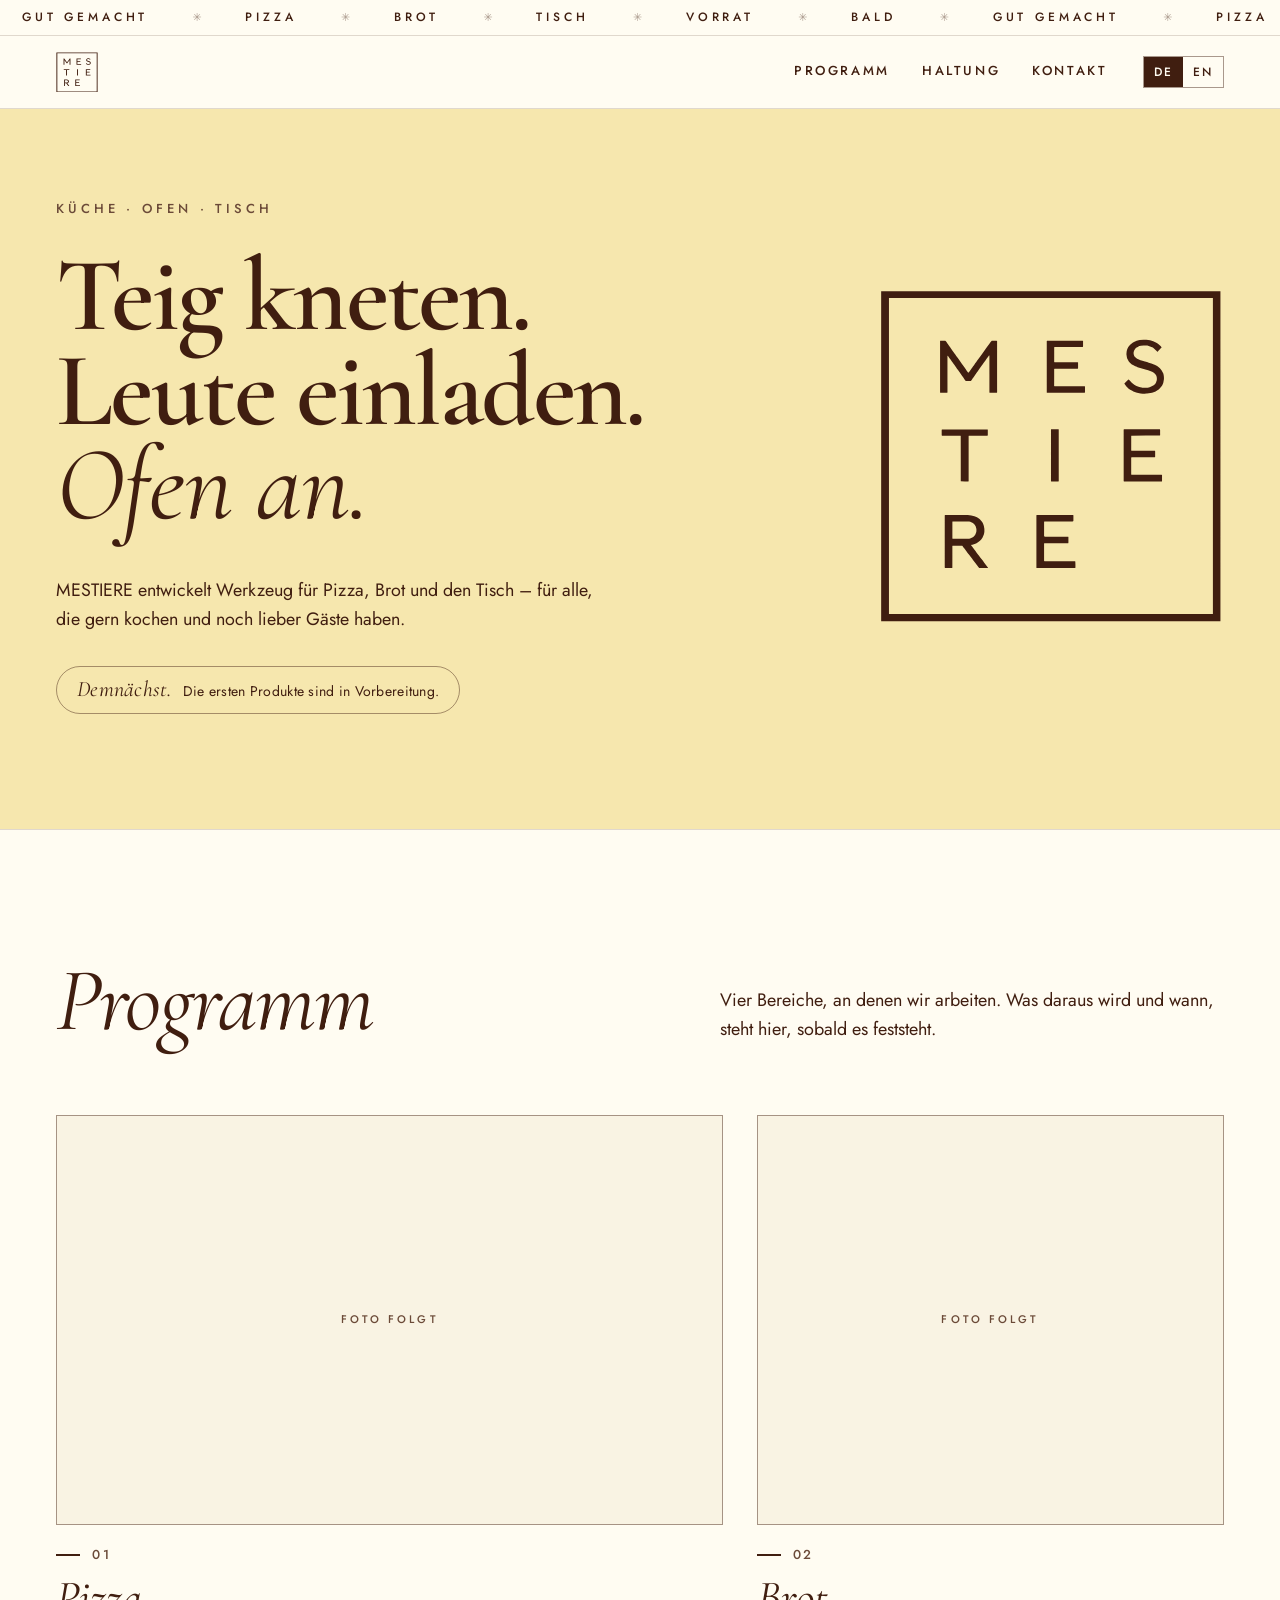
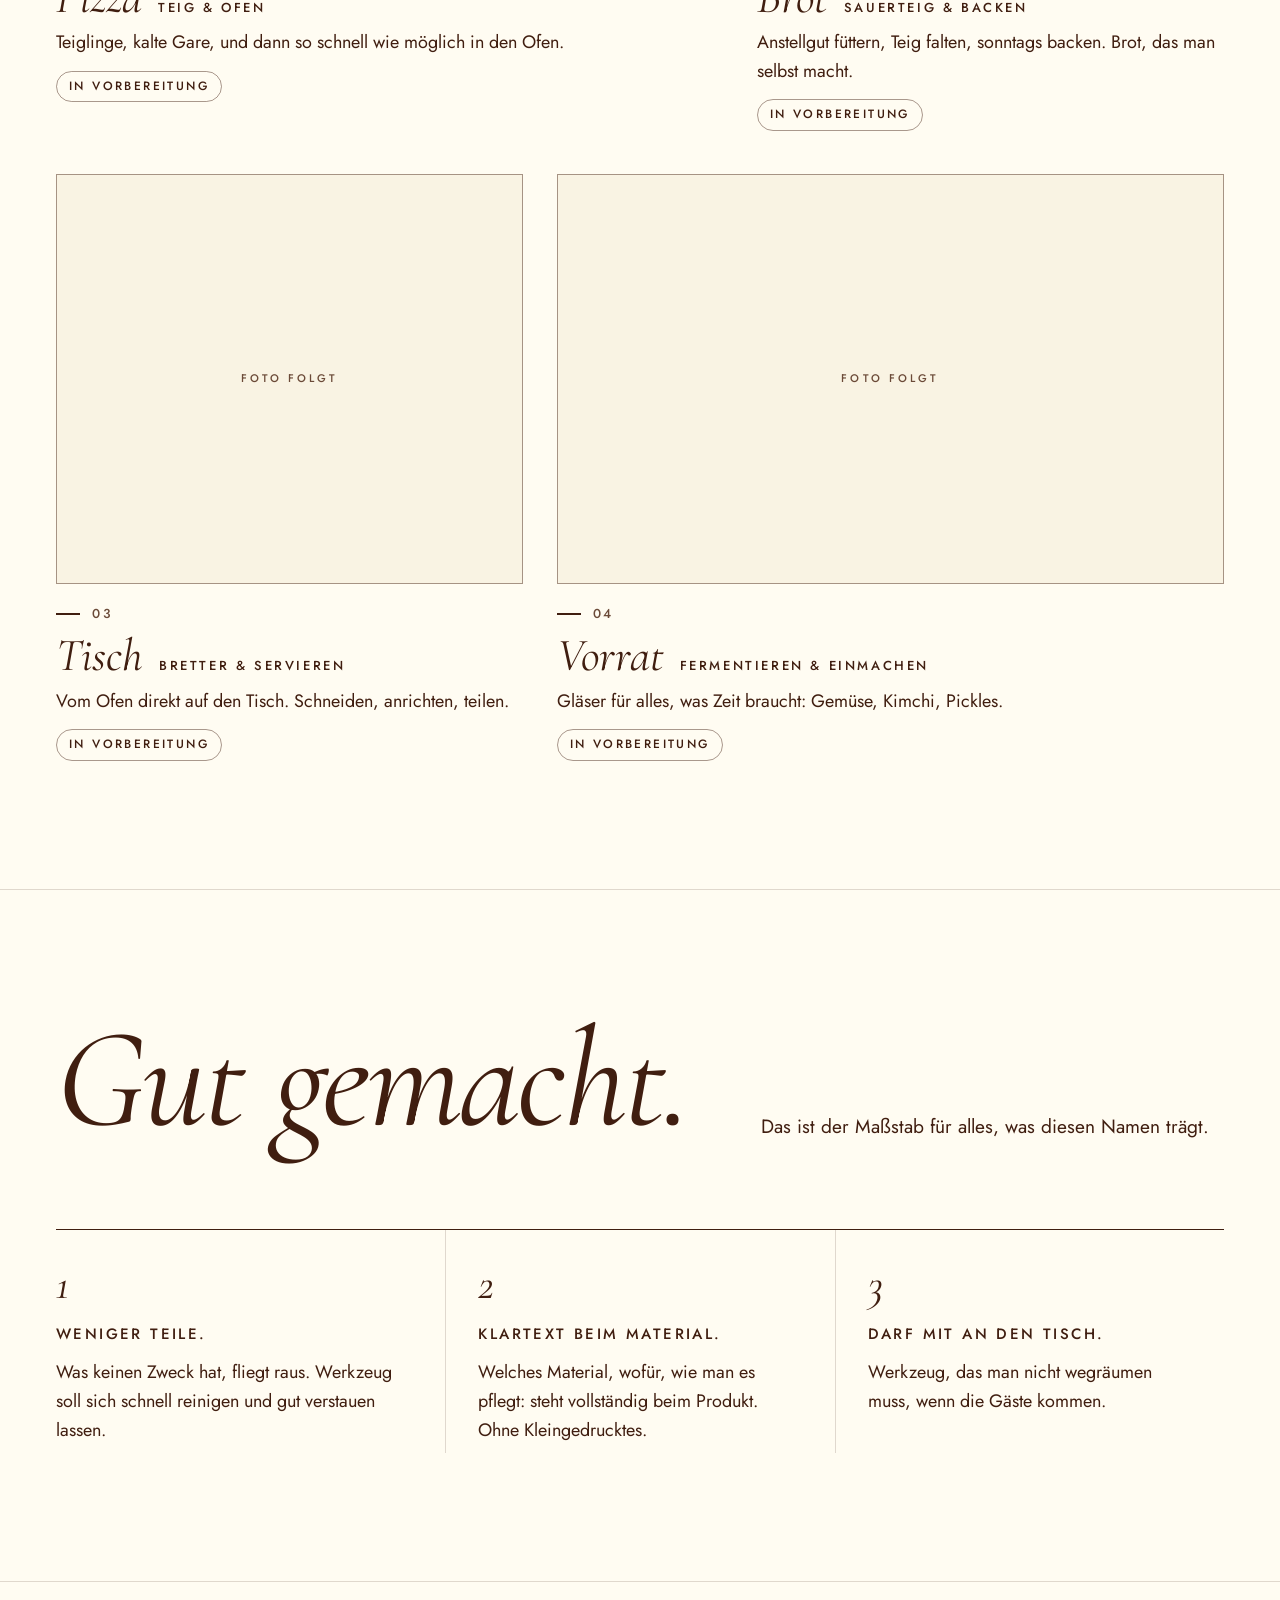
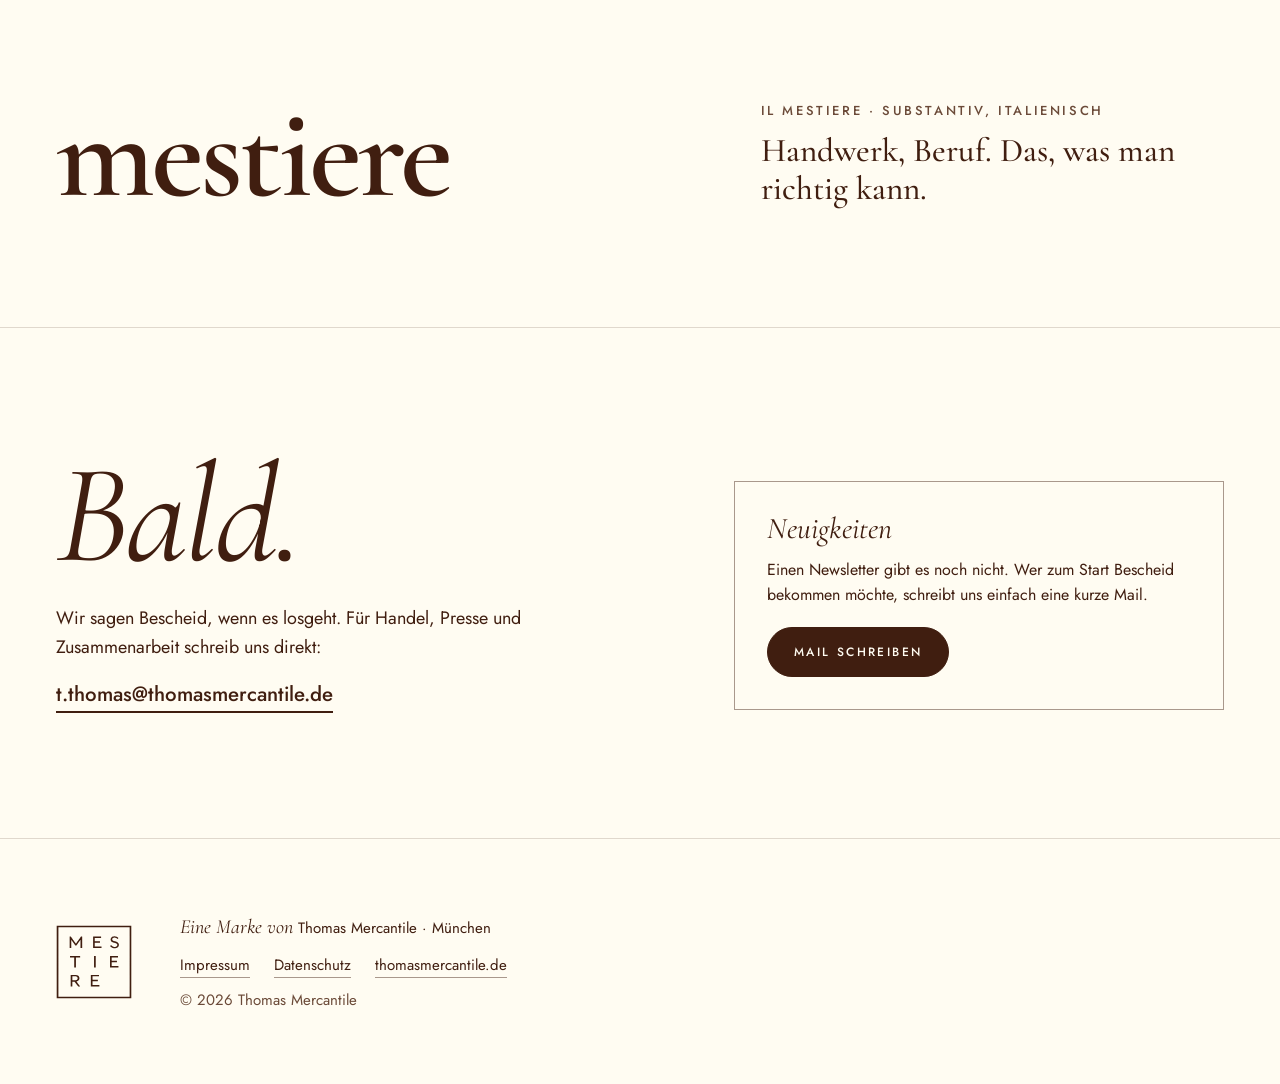
<file: index.html>
<!doctype html>
<html lang="de" data-title-de="MESTIERE – Werkzeug für Pizza, Brot und den Tisch" data-title-en="MESTIERE – Tools for pizza, bread and the table">
<head>
  <meta charset="utf-8" />
  <meta name="viewport" content="width=device-width, initial-scale=1" />
  <title>MESTIERE – Werkzeug für Pizza, Brot und den Tisch</title>
  <meta name="description" content="MESTIERE – Werkzeug für Pizza, Brot und den Tisch. Eine Marke von Thomas Mercantile, München. Die ersten Produkte sind in Vorbereitung." />
  <link rel="canonical" href="https://mestiere.de/" />
  <meta property="og:site_name" content="MESTIERE" />
  <meta property="og:title" content="MESTIERE – Werkzeug für Pizza, Brot und den Tisch" />
  <meta property="og:description" content="Werkzeug für Pizza, Brot und den Tisch. Eine Marke von Thomas Mercantile, München. Die ersten Produkte sind in Vorbereitung." />
  <meta property="og:type" content="website" />
  <meta property="og:url" content="https://mestiere.de/" />
  <meta property="og:locale" content="de_DE" />
  <meta property="og:locale:alternate" content="en_GB" />
  <meta property="og:image" content="https://mestiere.de/og.png" />
  <meta property="og:image:width" content="1200" />
  <meta property="og:image:height" content="630" />
  <meta property="og:image:alt" content="MESTIERE Logo" />
  <meta name="twitter:card" content="summary_large_image" />
  <meta name="theme-color" content="#FFFCF2" />
  <link rel="icon" href="favicon.svg" type="image/svg+xml" />
  <link rel="preload" href="assets/fonts/cormorant-garamond-latin.woff2" as="font" type="font/woff2" crossorigin />
  <link rel="preload" href="assets/fonts/jost-latin.woff2" as="font" type="font/woff2" crossorigin />
  <link rel="stylesheet" href="styles.css" />
  <script>document.documentElement.classList.add('js');</script>
</head>
<body>

  <a class="skip" href="#inhalt" data-de="Zum Inhalt" data-en="Skip to content">Zum Inhalt</a>

  <!-- Laufband: rein dekorativ, Inhalt doppelt für nahtlose Schleife -->
  <div class="ticker" aria-hidden="true">
    <div class="ticker-track">
      <span data-de="Gut gemacht" data-en="Well made">Gut gemacht</span><span data-de="Pizza" data-en="Pizza">Pizza</span><span data-de="Brot" data-en="Bread">Brot</span><span data-de="Tisch" data-en="Table">Tisch</span><span data-de="Vorrat" data-en="Pantry">Vorrat</span><span data-de="Bald" data-en="Soon">Bald</span>
      <span data-de="Gut gemacht" data-en="Well made">Gut gemacht</span><span data-de="Pizza" data-en="Pizza">Pizza</span><span data-de="Brot" data-en="Bread">Brot</span><span data-de="Tisch" data-en="Table">Tisch</span><span data-de="Vorrat" data-en="Pantry">Vorrat</span><span data-de="Bald" data-en="Soon">Bald</span>
      <span data-de="Gut gemacht" data-en="Well made">Gut gemacht</span><span data-de="Pizza" data-en="Pizza">Pizza</span><span data-de="Brot" data-en="Bread">Brot</span><span data-de="Tisch" data-en="Table">Tisch</span><span data-de="Vorrat" data-en="Pantry">Vorrat</span><span data-de="Bald" data-en="Soon">Bald</span>
      <span data-de="Gut gemacht" data-en="Well made">Gut gemacht</span><span data-de="Pizza" data-en="Pizza">Pizza</span><span data-de="Brot" data-en="Bread">Brot</span><span data-de="Tisch" data-en="Table">Tisch</span><span data-de="Vorrat" data-en="Pantry">Vorrat</span><span data-de="Bald" data-en="Soon">Bald</span>
    </div>
  </div>

  <header class="topbar">
    <div class="wrap topbar-inner">
      <a class="topbar-logo" href="#top" aria-label="MESTIERE – Startseite" data-aria-de="MESTIERE – Startseite" data-aria-en="MESTIERE – Home">
        <svg class="logo" viewBox="298.67 305.60 657.41 639.80" aria-hidden="true" focusable="false"><path fill="currentColor" fill-rule="evenodd" d="M304.67,311.60L950.08,311.60L950.08,939.40L304.67,939.40Z M319.50,324.62L319.50,925.65L935.76,925.65L935.76,324.62Z M810.47,506.43L819.94,504.82L821.44,504.38L825.56,502.87L826.62,502.36L833.23,498.01L837.37,493.68L838.47,492.13L839.12,491.07L839.45,490.48L840.90,487.31L841.39,485.95L842.51,479.81L842.62,478.44L842.62,476.12L842.37,473.06L842.01,470.88L841.57,468.94L841.12,467.69L838.32,462.44L834.94,458.45C832.07,455.55 828.89,453.39 824.94,451.65L823.50,451.06L822.31,450.56L821.00,450.06L820.00,449.69L818.69,449.20L817.00,448.63L815.31,448.07L813.69,447.58L811.75,447.00L810.00,446.50L808.56,446.12L806.44,445.56L801.56,444.23L799.88,443.73L798.00,443.13C795.53,442.40 792.03,440.64 789.72,438.97L786.67,435.73L786.10,434.87L785.61,433.40C784.85,431.16 784.72,429.73 785.05,427.56C785.47,424.91 786.57,422.64 788.37,420.72C789.83,419.16 790.90,418.42 793.45,417.18L795.66,416.11L796.76,415.87L798.48,415.38L803.88,414.79L811.00,415.20L818.81,417.63L820.00,418.18L821.31,418.91L822.61,419.69L828.69,425.28L830.06,426.75L830.36,426.75L830.65,426.75L830.98,426.34L833.01,424.19L835.29,421.72L837.02,419.81L838.15,418.61L838.06,418.27L836.19,415.80L831.22,411.57L829.72,410.60L828.90,410.12L828.18,409.72L822.19,406.91L820.62,406.31L819.37,405.95L817.75,405.52L816.18,405.14L809.13,404.18L807.07,404.00L803.94,404.00L796.69,404.69L794.38,405.13L792.62,405.57L790.69,406.17L785.56,408.28L783.06,409.66C780.09,411.53 776.35,415.24 774.81,417.84C772.57,421.63 771.63,424.85 771.36,429.62L771.24,431.81L771.36,432.81L772.18,438.00L772.70,439.55L775.76,445.25C777.80,447.97 780.93,450.69 783.81,452.25L787.30,454.00L788.17,454.39L789.69,455.07L791.00,455.63L792.37,456.14L793.94,456.67L800.75,458.76L804.00,459.63L808.94,461.00L810.88,461.59L812.62,462.12L813.76,462.51L815.07,463.00L818.82,464.55L820.17,465.12L823.38,467.05C825.42,468.49 827.52,470.97 828.12,472.65L828.60,473.94C829.17,475.39 829.33,478.65 828.96,480.88L827.54,485.23L827.03,486.17C826.50,487.39 823.41,490.51 821.98,491.26L821.34,491.70L815.44,494.36L811.81,495.12L809.69,495.39L808.56,495.46L805.00,495.46L801.44,495.26L800.12,495.01L797.50,494.50L794.31,493.60C788.73,491.70 784.53,489.16 780.92,485.48L776.64,480.40L775.49,479.50L775.22,479.50L773.02,481.66L769.16,485.41C767.52,487.00 767.28,487.34 767.42,487.93L771.21,492.88C773.30,495.20 775.18,496.78 778.44,498.96L782.29,501.25L783.09,501.67L784.50,502.32L785.75,502.82L789.81,504.30L791.46,504.80L798.06,506.06C802.71,506.62 806.99,506.75 810.47,506.43Z M430.36,504.76L430.72,504.28L430.82,503.94L430.79,469.62L430.79,435.30L430.92,435.00L431.35,434.65L431.63,434.61L431.84,435.00L434.70,439.00L435.95,440.69L436.94,442.06L439.52,445.67L440.34,446.79L441.01,447.81L441.59,448.69L444.16,452.25L445.14,453.69L446.07,455.00L447.06,456.38L448.92,459.00L449.63,459.94L450.54,461.19L452.56,464.11L453.53,465.45L454.28,466.49L455.50,468.18L459.15,473.30L459.96,474.50L461.59,476.91L463.01,479.02L463.68,479.98L464.80,481.50L465.60,482.43L474.99,482.43L475.37,482.36L476.16,481.33L477.81,479.06L478.90,477.50L479.81,476.19L481.14,474.25L483.06,471.44L485.61,467.81L487.37,465.44L488.52,463.88L491.29,459.77L492.36,458.25L496.05,453.08L496.81,452.06L497.87,450.62L499.44,448.44L503.09,443.38L504.56,441.36L508.83,435.34L509.46,434.31L509.80,434.19L510.14,434.07L510.35,434.21L510.58,434.34L510.60,469.20L510.60,504.22L510.97,504.71L511.31,505.00L517.89,504.95L524.48,504.95L524.74,504.76L525.13,504.37L525.25,504.13L525.23,497.91L525.21,449.16L525.21,406.63L524.84,406.28L524.49,405.92L520.03,405.93L515.16,405.93L513.31,407.67L511.61,410.12L510.26,412.02L504.94,419.38L497.60,429.65L495.25,432.88L489.26,441.11L487.75,443.19L485.59,446.19L483.62,448.94L481.89,451.38L480.52,453.31L479.62,454.56L478.43,456.25L476.98,458.31L473.70,462.85L471.92,465.33L470.85,466.58L470.55,466.72L470.34,466.61L467.41,462.81L465.30,459.78L463.69,457.47L461.62,454.56L458.07,449.62L457.10,448.23L455.80,446.35L452.89,442.30L450.12,438.49L448.68,436.51L447.45,434.81L446.05,432.81L444.19,430.25L442.85,428.35L440.36,424.75L439.11,422.94L437.16,420.21L436.56,419.38L434.84,417.00L432.76,413.94L431.86,412.62L430.06,410.08L428.93,408.50L427.77,406.86L427.09,406.21L426.69,406.00L422.00,405.98L417.31,405.98L417.03,406.11L416.74,406.41L416.75,455.50L416.75,504.44L417.09,504.73L417.42,504.99L423.77,504.94L430.11,504.94L430.36,504.76Z M659.59,504.95L691.74,504.95L692.05,504.62L692.40,504.31L692.47,498.99L692.47,493.67L692.39,493.22L692.07,492.63L691.90,492.50L663.14,492.50L634.37,492.50L634.04,492.17L633.75,491.85L633.80,475.87L633.80,459.89L634.00,459.63L634.41,459.23L634.69,459.07L656.67,459.04L678.66,459.04L678.95,458.73L679.25,458.44L679.27,452.96L679.27,447.49L679.02,447.21L678.74,446.93L656.72,446.93L634.69,446.93L634.41,446.77L633.97,446.34L633.83,446.06L633.85,432.25L633.85,418.44L634.19,418.16L634.51,417.86L660.16,417.84L686.98,417.83L688.15,417.83L688.45,417.46L688.75,417.11L688.75,411.82L688.75,406.53L688.51,406.23L688.27,405.94L654.29,405.94L620.32,405.94L620.00,406.21L619.69,406.48L619.69,455.41L619.69,504.35L619.94,504.63L620.40,505.01L624.02,504.99L659.59,504.99Z M641.81,673.56L642.36,673.05L642.50,672.73L642.46,623.99L642.46,574.87L642.07,574.30L641.79,574.12L635.00,574.10L628.20,574.10L627.98,574.37L627.75,574.65L627.74,580.86L627.73,629.88L627.73,672.69L627.86,673.02L628.15,673.54L634.69,673.63L641.23,673.63L641.81,673.56Z M838.58,673.53L838.98,673.03L838.96,667.08L838.96,661.48L838.65,661.25L838.37,661.01L833.59,660.98L804.98,660.96L781.14,660.96L780.79,660.68L780.44,660.42L780.31,659.93L780.31,643.91L780.31,628.38L780.66,628.03L781.01,627.67L802.97,627.62L825.22,627.62L825.69,627.13L825.88,626.76L825.88,621.50L825.88,616.24L825.69,615.88L825.29,615.37L803.10,615.32L781.13,615.32L780.88,615.13L780.47,614.72L780.33,614.44L780.36,600.75L780.36,587.07L780.59,586.85L781.24,586.46L808.09,586.38L834.75,586.38L835.20,585.85L835.38,585.48L835.31,580.52L835.31,575.09L834.81,574.42L834.50,574.26L812.28,574.41L766.66,574.41L766.19,574.92L765.99,575.22L766.00,624.07L766.00,672.92L766.19,673.22L766.66,673.66L802.62,673.67L838.31,673.67L838.58,673.53Z M470.54,673.60L470.94,673.08L471.09,672.68L471.07,630.12L471.07,587.56L471.20,587.17L471.35,586.78L471.78,586.64L472.21,586.48L489.51,586.45L506.81,586.45L507.09,586.27L507.53,585.89L507.53,575.24L507.17,574.89L506.85,574.74L481.08,574.77L437.83,574.80L420.35,574.80L420.10,575.10L419.83,575.35L419.82,580.62L419.82,585.90L420.14,586.18L420.47,586.48L437.95,586.55L455.63,586.55L456.04,586.97L456.11,630.21L456.11,673.24L456.33,673.38L463.81,673.72L470.31,673.72L470.54,673.60Z M439.77,838.14L440.08,837.90L440.14,817.23L440.14,796.28L440.58,795.87L440.90,795.73L449.73,795.71L458.56,795.71L458.89,795.91L459.76,796.91L460.99,798.61L462.06,800.05L463.07,801.38L467.19,806.86L469.12,809.50L470.75,811.58L472.34,813.59L475.22,817.38L477.86,820.88L479.33,822.81L480.89,824.86L487.81,834.00L489.51,836.25L490.45,837.47L491.06,838.07L491.35,838.27L499.46,838.24L507.72,838.24L507.88,837.73L507.88,837.35L507.25,836.64L505.08,833.88L501.10,828.64L499.83,826.88L497.88,824.19L493.15,818.08L491.15,815.44L489.23,812.88L488.09,811.38L485.95,808.53L484.12,806.08L482.19,803.55L477.66,797.50L476.49,796.10L475.88,795.51L475.88,795.14L475.88,794.77L476.20,794.51L476.92,794.25C478.17,794.25 483.56,792.42 486.12,791.13C490.89,788.73 495.09,784.76 497.60,780.27L500.00,774.50L500.38,773.00L500.84,770.56L501.05,768.94L501.02,766.17L501.02,763.41L500.70,761.92L500.25,759.45C499.92,757.20 498.34,753.24 496.81,750.83C495.66,749.02 493.38,746.52 491.19,744.66C486.05,740.31 479.05,738.00 469.44,737.49L467.06,737.38L446.68,737.47L426.13,737.47L425.80,738.07L425.63,738.49L425.62,788.13L425.62,837.78L425.77,837.97L426.18,838.31L432.95,838.34L439.47,838.34L439.77,838.14Z M440.45,782.47L440.16,781.83L440.16,750.28L440.53,749.86L440.80,749.71L455.43,749.72L470.06,749.72L471.94,749.98L474.17,750.37L475.09,750.63L479.12,752.61C481.45,754.25 483.39,756.55 484.41,758.88L485.63,763.05L485.88,764.17L485.88,766.31L485.88,768.45L485.62,769.38L485.18,771.18L483.41,775.44L479.88,779.26L477.01,780.88L476.04,781.26L473.81,781.94L472.00,782.40L471.56,782.57L456.12,782.60L440.67,782.60L440.45,782.47Z M673.77,838.23L674.12,837.69L674.23,837.25L674.23,831.72C674.11,826.28 674.05,825.59 673.68,825.41L644.66,825.32L615.41,825.32L614.81,824.83L614.61,824.54L614.59,808.20L614.59,791.85L614.84,791.63L615.11,791.37L624.40,791.32L647.03,791.30L660.38,791.30L660.56,791.13L660.91,789.93L660.88,784.48L660.88,779.21L660.56,778.92L660.26,778.61L639.04,778.59L616.69,778.59C615.33,778.56 615.06,778.48 614.78,777.96L614.58,777.56L614.61,763.88L614.61,750.19L614.77,750.03L615.36,749.68L668.72,749.68C669.65,749.64 669.96,749.50 670.19,748.95L670.37,748.54L670.39,743.35L670.39,738.16L670.26,737.90L669.88,737.50L669.65,737.38L635.09,737.38L600.54,737.38L600.27,737.67L600.00,737.96L600.00,787.70L600.00,837.66L600.24,838.11L600.48,838.35L637.02,838.29L673.77,838.29Z"/></svg>
      </a>
      <nav class="mainnav" aria-label="Hauptnavigation" data-aria-de="Hauptnavigation" data-aria-en="Main navigation">
        <a href="#programm" data-de="Programm" data-en="Programme">Programm</a>
        <a href="#haltung" data-de="Haltung" data-en="Approach">Haltung</a>
        <a href="#kontakt" data-de="Kontakt" data-en="Contact">Kontakt</a>
      </nav>
      <div class="langtoggle" role="group" aria-label="Sprache / Language">
        <button type="button" data-lang="de" aria-pressed="true">DE</button>
        <button type="button" data-lang="en" aria-pressed="false">EN</button>
      </div>
    </div>
  </header>

  <main id="top">

    <!-- ===== Hero: große Schrift links, Logo direkt auf Butter rechts (einzige Butter-Fläche) ===== -->
    <section class="hero" id="inhalt">
      <div class="wrap hero-grid">
        <div class="hero-text">
          <p class="kicker" data-de="Küche · Ofen · Tisch" data-en="Kitchen · Oven · Table">Küche · Ofen · Tisch</p>
          <h1 class="display">
            <span class="d-line" data-de="Teig kneten." data-en="Knead the dough.">Teig kneten.</span>
            <span class="d-line" data-de="Leute einladen." data-en="Call your friends.">Leute einladen.</span>
            <span class="d-line d-accent" data-de="Ofen an." data-en="Oven on.">Ofen an.</span>
          </h1>
          <p class="hero-lede" data-de="MESTIERE entwickelt Werkzeug für Pizza, Brot und den Tisch – für alle, die gern kochen und noch lieber Gäste haben." data-en="MESTIERE develops tools for pizza, bread and the table – for people who like to cook and like having guests even more.">MESTIERE entwickelt Werkzeug für Pizza, Brot und den Tisch – für alle, die gern kochen und noch lieber Gäste haben.</p>
          <p class="pill"><span class="pill-it" data-de="Demnächst." data-en="Coming soon.">Demnächst.</span> <span data-de="Die ersten Produkte sind in Vorbereitung." data-en="The first products are in preparation.">Die ersten Produkte sind in Vorbereitung.</span></p>
        </div>

        <div class="hero-mark" aria-hidden="true">
          <svg class="logo logo-hero" viewBox="298.67 305.60 657.41 639.80" focusable="false"><path fill="currentColor" fill-rule="evenodd" d="M304.67,311.60L950.08,311.60L950.08,939.40L304.67,939.40Z M319.50,324.62L319.50,925.65L935.76,925.65L935.76,324.62Z M810.47,506.43L819.94,504.82L821.44,504.38L825.56,502.87L826.62,502.36L833.23,498.01L837.37,493.68L838.47,492.13L839.12,491.07L839.45,490.48L840.90,487.31L841.39,485.95L842.51,479.81L842.62,478.44L842.62,476.12L842.37,473.06L842.01,470.88L841.57,468.94L841.12,467.69L838.32,462.44L834.94,458.45C832.07,455.55 828.89,453.39 824.94,451.65L823.50,451.06L822.31,450.56L821.00,450.06L820.00,449.69L818.69,449.20L817.00,448.63L815.31,448.07L813.69,447.58L811.75,447.00L810.00,446.50L808.56,446.12L806.44,445.56L801.56,444.23L799.88,443.73L798.00,443.13C795.53,442.40 792.03,440.64 789.72,438.97L786.67,435.73L786.10,434.87L785.61,433.40C784.85,431.16 784.72,429.73 785.05,427.56C785.47,424.91 786.57,422.64 788.37,420.72C789.83,419.16 790.90,418.42 793.45,417.18L795.66,416.11L796.76,415.87L798.48,415.38L803.88,414.79L811.00,415.20L818.81,417.63L820.00,418.18L821.31,418.91L822.61,419.69L828.69,425.28L830.06,426.75L830.36,426.75L830.65,426.75L830.98,426.34L833.01,424.19L835.29,421.72L837.02,419.81L838.15,418.61L838.06,418.27L836.19,415.80L831.22,411.57L829.72,410.60L828.90,410.12L828.18,409.72L822.19,406.91L820.62,406.31L819.37,405.95L817.75,405.52L816.18,405.14L809.13,404.18L807.07,404.00L803.94,404.00L796.69,404.69L794.38,405.13L792.62,405.57L790.69,406.17L785.56,408.28L783.06,409.66C780.09,411.53 776.35,415.24 774.81,417.84C772.57,421.63 771.63,424.85 771.36,429.62L771.24,431.81L771.36,432.81L772.18,438.00L772.70,439.55L775.76,445.25C777.80,447.97 780.93,450.69 783.81,452.25L787.30,454.00L788.17,454.39L789.69,455.07L791.00,455.63L792.37,456.14L793.94,456.67L800.75,458.76L804.00,459.63L808.94,461.00L810.88,461.59L812.62,462.12L813.76,462.51L815.07,463.00L818.82,464.55L820.17,465.12L823.38,467.05C825.42,468.49 827.52,470.97 828.12,472.65L828.60,473.94C829.17,475.39 829.33,478.65 828.96,480.88L827.54,485.23L827.03,486.17C826.50,487.39 823.41,490.51 821.98,491.26L821.34,491.70L815.44,494.36L811.81,495.12L809.69,495.39L808.56,495.46L805.00,495.46L801.44,495.26L800.12,495.01L797.50,494.50L794.31,493.60C788.73,491.70 784.53,489.16 780.92,485.48L776.64,480.40L775.49,479.50L775.22,479.50L773.02,481.66L769.16,485.41C767.52,487.00 767.28,487.34 767.42,487.93L771.21,492.88C773.30,495.20 775.18,496.78 778.44,498.96L782.29,501.25L783.09,501.67L784.50,502.32L785.75,502.82L789.81,504.30L791.46,504.80L798.06,506.06C802.71,506.62 806.99,506.75 810.47,506.43Z M430.36,504.76L430.72,504.28L430.82,503.94L430.79,469.62L430.79,435.30L430.92,435.00L431.35,434.65L431.63,434.61L431.84,435.00L434.70,439.00L435.95,440.69L436.94,442.06L439.52,445.67L440.34,446.79L441.01,447.81L441.59,448.69L444.16,452.25L445.14,453.69L446.07,455.00L447.06,456.38L448.92,459.00L449.63,459.94L450.54,461.19L452.56,464.11L453.53,465.45L454.28,466.49L455.50,468.18L459.15,473.30L459.96,474.50L461.59,476.91L463.01,479.02L463.68,479.98L464.80,481.50L465.60,482.43L474.99,482.43L475.37,482.36L476.16,481.33L477.81,479.06L478.90,477.50L479.81,476.19L481.14,474.25L483.06,471.44L485.61,467.81L487.37,465.44L488.52,463.88L491.29,459.77L492.36,458.25L496.05,453.08L496.81,452.06L497.87,450.62L499.44,448.44L503.09,443.38L504.56,441.36L508.83,435.34L509.46,434.31L509.80,434.19L510.14,434.07L510.35,434.21L510.58,434.34L510.60,469.20L510.60,504.22L510.97,504.71L511.31,505.00L517.89,504.95L524.48,504.95L524.74,504.76L525.13,504.37L525.25,504.13L525.23,497.91L525.21,449.16L525.21,406.63L524.84,406.28L524.49,405.92L520.03,405.93L515.16,405.93L513.31,407.67L511.61,410.12L510.26,412.02L504.94,419.38L497.60,429.65L495.25,432.88L489.26,441.11L487.75,443.19L485.59,446.19L483.62,448.94L481.89,451.38L480.52,453.31L479.62,454.56L478.43,456.25L476.98,458.31L473.70,462.85L471.92,465.33L470.85,466.58L470.55,466.72L470.34,466.61L467.41,462.81L465.30,459.78L463.69,457.47L461.62,454.56L458.07,449.62L457.10,448.23L455.80,446.35L452.89,442.30L450.12,438.49L448.68,436.51L447.45,434.81L446.05,432.81L444.19,430.25L442.85,428.35L440.36,424.75L439.11,422.94L437.16,420.21L436.56,419.38L434.84,417.00L432.76,413.94L431.86,412.62L430.06,410.08L428.93,408.50L427.77,406.86L427.09,406.21L426.69,406.00L422.00,405.98L417.31,405.98L417.03,406.11L416.74,406.41L416.75,455.50L416.75,504.44L417.09,504.73L417.42,504.99L423.77,504.94L430.11,504.94L430.36,504.76Z M659.59,504.95L691.74,504.95L692.05,504.62L692.40,504.31L692.47,498.99L692.47,493.67L692.39,493.22L692.07,492.63L691.90,492.50L663.14,492.50L634.37,492.50L634.04,492.17L633.75,491.85L633.80,475.87L633.80,459.89L634.00,459.63L634.41,459.23L634.69,459.07L656.67,459.04L678.66,459.04L678.95,458.73L679.25,458.44L679.27,452.96L679.27,447.49L679.02,447.21L678.74,446.93L656.72,446.93L634.69,446.93L634.41,446.77L633.97,446.34L633.83,446.06L633.85,432.25L633.85,418.44L634.19,418.16L634.51,417.86L660.16,417.84L686.98,417.83L688.15,417.83L688.45,417.46L688.75,417.11L688.75,411.82L688.75,406.53L688.51,406.23L688.27,405.94L654.29,405.94L620.32,405.94L620.00,406.21L619.69,406.48L619.69,455.41L619.69,504.35L619.94,504.63L620.40,505.01L624.02,504.99L659.59,504.99Z M641.81,673.56L642.36,673.05L642.50,672.73L642.46,623.99L642.46,574.87L642.07,574.30L641.79,574.12L635.00,574.10L628.20,574.10L627.98,574.37L627.75,574.65L627.74,580.86L627.73,629.88L627.73,672.69L627.86,673.02L628.15,673.54L634.69,673.63L641.23,673.63L641.81,673.56Z M838.58,673.53L838.98,673.03L838.96,667.08L838.96,661.48L838.65,661.25L838.37,661.01L833.59,660.98L804.98,660.96L781.14,660.96L780.79,660.68L780.44,660.42L780.31,659.93L780.31,643.91L780.31,628.38L780.66,628.03L781.01,627.67L802.97,627.62L825.22,627.62L825.69,627.13L825.88,626.76L825.88,621.50L825.88,616.24L825.69,615.88L825.29,615.37L803.10,615.32L781.13,615.32L780.88,615.13L780.47,614.72L780.33,614.44L780.36,600.75L780.36,587.07L780.59,586.85L781.24,586.46L808.09,586.38L834.75,586.38L835.20,585.85L835.38,585.48L835.31,580.52L835.31,575.09L834.81,574.42L834.50,574.26L812.28,574.41L766.66,574.41L766.19,574.92L765.99,575.22L766.00,624.07L766.00,672.92L766.19,673.22L766.66,673.66L802.62,673.67L838.31,673.67L838.58,673.53Z M470.54,673.60L470.94,673.08L471.09,672.68L471.07,630.12L471.07,587.56L471.20,587.17L471.35,586.78L471.78,586.64L472.21,586.48L489.51,586.45L506.81,586.45L507.09,586.27L507.53,585.89L507.53,575.24L507.17,574.89L506.85,574.74L481.08,574.77L437.83,574.80L420.35,574.80L420.10,575.10L419.83,575.35L419.82,580.62L419.82,585.90L420.14,586.18L420.47,586.48L437.95,586.55L455.63,586.55L456.04,586.97L456.11,630.21L456.11,673.24L456.33,673.38L463.81,673.72L470.31,673.72L470.54,673.60Z M439.77,838.14L440.08,837.90L440.14,817.23L440.14,796.28L440.58,795.87L440.90,795.73L449.73,795.71L458.56,795.71L458.89,795.91L459.76,796.91L460.99,798.61L462.06,800.05L463.07,801.38L467.19,806.86L469.12,809.50L470.75,811.58L472.34,813.59L475.22,817.38L477.86,820.88L479.33,822.81L480.89,824.86L487.81,834.00L489.51,836.25L490.45,837.47L491.06,838.07L491.35,838.27L499.46,838.24L507.72,838.24L507.88,837.73L507.88,837.35L507.25,836.64L505.08,833.88L501.10,828.64L499.83,826.88L497.88,824.19L493.15,818.08L491.15,815.44L489.23,812.88L488.09,811.38L485.95,808.53L484.12,806.08L482.19,803.55L477.66,797.50L476.49,796.10L475.88,795.51L475.88,795.14L475.88,794.77L476.20,794.51L476.92,794.25C478.17,794.25 483.56,792.42 486.12,791.13C490.89,788.73 495.09,784.76 497.60,780.27L500.00,774.50L500.38,773.00L500.84,770.56L501.05,768.94L501.02,766.17L501.02,763.41L500.70,761.92L500.25,759.45C499.92,757.20 498.34,753.24 496.81,750.83C495.66,749.02 493.38,746.52 491.19,744.66C486.05,740.31 479.05,738.00 469.44,737.49L467.06,737.38L446.68,737.47L426.13,737.47L425.80,738.07L425.63,738.49L425.62,788.13L425.62,837.78L425.77,837.97L426.18,838.31L432.95,838.34L439.47,838.34L439.77,838.14Z M440.45,782.47L440.16,781.83L440.16,750.28L440.53,749.86L440.80,749.71L455.43,749.72L470.06,749.72L471.94,749.98L474.17,750.37L475.09,750.63L479.12,752.61C481.45,754.25 483.39,756.55 484.41,758.88L485.63,763.05L485.88,764.17L485.88,766.31L485.88,768.45L485.62,769.38L485.18,771.18L483.41,775.44L479.88,779.26L477.01,780.88L476.04,781.26L473.81,781.94L472.00,782.40L471.56,782.57L456.12,782.60L440.67,782.60L440.45,782.47Z M673.77,838.23L674.12,837.69L674.23,837.25L674.23,831.72C674.11,826.28 674.05,825.59 673.68,825.41L644.66,825.32L615.41,825.32L614.81,824.83L614.61,824.54L614.59,808.20L614.59,791.85L614.84,791.63L615.11,791.37L624.40,791.32L647.03,791.30L660.38,791.30L660.56,791.13L660.91,789.93L660.88,784.48L660.88,779.21L660.56,778.92L660.26,778.61L639.04,778.59L616.69,778.59C615.33,778.56 615.06,778.48 614.78,777.96L614.58,777.56L614.61,763.88L614.61,750.19L614.77,750.03L615.36,749.68L668.72,749.68C669.65,749.64 669.96,749.50 670.19,748.95L670.37,748.54L670.39,743.35L670.39,738.16L670.26,737.90L669.88,737.50L669.65,737.38L635.09,737.38L600.54,737.38L600.27,737.67L600.00,737.96L600.00,787.70L600.00,837.66L600.24,838.11L600.48,838.35L637.02,838.29L673.77,838.29Z"/></svg>
        </div>
      </div>
    </section>

    <!-- ===== Programm: vier Bereiche, alles Platzhalter ===== -->
    <section class="band band-panna" id="programm">
      <div class="wrap">
        <header class="section-head" data-reveal>
          <h2 class="section-title"><span class="it" data-de="Programm" data-en="Programme">Programm</span></h2>
          <p class="section-sub" data-de="Vier Bereiche, an denen wir arbeiten. Was daraus wird und wann, steht hier, sobald es feststeht." data-en="Four areas we are working on. What comes out of them, and when, will be listed here once it is settled.">Vier Bereiche, an denen wir arbeiten. Was daraus wird und wann, steht hier, sobald es feststeht.</p>
        </header>

        <div class="program">
          <article class="tile tile-xl" data-reveal>
            <div class="tile-media m-pizza" role="img" aria-label="Platzhalter für ein Foto" data-aria-de="Platzhalter für ein Foto" data-aria-en="Photo placeholder"><span class="photo-note" data-de="Foto folgt" data-en="Photo to follow">Foto folgt</span></div>
            <div class="tile-cap">
              <p class="tile-no">01</p>
              <h3><span class="it" data-de="Pizza" data-en="Pizza">Pizza</span> <span class="tile-de" data-de="Teig &amp; Ofen" data-en="Dough &amp; oven">Teig &amp; Ofen</span></h3>
              <p data-de="Teiglinge, kalte Gare, und dann so schnell wie möglich in den Ofen." data-en="Dough balls, cold proof, then into the oven as fast as possible.">Teiglinge, kalte Gare, und dann so schnell wie möglich in den Ofen.</p>
              <p class="tag" data-de="In Vorbereitung" data-en="In preparation">In Vorbereitung</p>
            </div>
          </article>

          <article class="tile tile-md" data-reveal>
            <div class="tile-media m-pane" role="img" aria-label="Platzhalter für ein Foto" data-aria-de="Platzhalter für ein Foto" data-aria-en="Photo placeholder"><span class="photo-note" data-de="Foto folgt" data-en="Photo to follow">Foto folgt</span></div>
            <div class="tile-cap">
              <p class="tile-no">02</p>
              <h3><span class="it" data-de="Brot" data-en="Bread">Brot</span> <span class="tile-de" data-de="Sauerteig &amp; Backen" data-en="Sourdough &amp; baking">Sauerteig &amp; Backen</span></h3>
              <p data-de="Anstellgut füttern, Teig falten, sonntags backen. Brot, das man selbst macht." data-en="Feed the starter, fold the dough, bake on Sunday. Bread you make yourself.">Anstellgut füttern, Teig falten, sonntags backen. Brot, das man selbst macht.</p>
              <p class="tag" data-de="In Vorbereitung" data-en="In preparation">In Vorbereitung</p>
            </div>
          </article>

          <article class="tile tile-md" data-reveal>
            <div class="tile-media m-tavola" role="img" aria-label="Platzhalter für ein Foto" data-aria-de="Platzhalter für ein Foto" data-aria-en="Photo placeholder"><span class="photo-note" data-de="Foto folgt" data-en="Photo to follow">Foto folgt</span></div>
            <div class="tile-cap">
              <p class="tile-no">03</p>
              <h3><span class="it" data-de="Tisch" data-en="Table">Tisch</span> <span class="tile-de" data-de="Bretter &amp; Servieren" data-en="Boards &amp; serving">Bretter &amp; Servieren</span></h3>
              <p data-de="Vom Ofen direkt auf den Tisch. Schneiden, anrichten, teilen." data-en="Straight from the oven to the table. Cut, plate, share.">Vom Ofen direkt auf den Tisch. Schneiden, anrichten, teilen.</p>
              <p class="tag" data-de="In Vorbereitung" data-en="In preparation">In Vorbereitung</p>
            </div>
          </article>

          <article class="tile tile-xl" data-reveal>
            <div class="tile-media m-dispensa" role="img" aria-label="Platzhalter für ein Foto" data-aria-de="Platzhalter für ein Foto" data-aria-en="Photo placeholder"><span class="photo-note" data-de="Foto folgt" data-en="Photo to follow">Foto folgt</span></div>
            <div class="tile-cap">
              <p class="tile-no">04</p>
              <h3><span class="it" data-de="Vorrat" data-en="Pantry">Vorrat</span> <span class="tile-de" data-de="Fermentieren &amp; Einmachen" data-en="Fermenting &amp; preserving">Fermentieren &amp; Einmachen</span></h3>
              <p data-de="Gläser für alles, was Zeit braucht: Gemüse, Kimchi, Pickles." data-en="Jars for everything that takes time: vegetables, kimchi, pickles.">Gläser für alles, was Zeit braucht: Gemüse, Kimchi, Pickles.</p>
              <p class="tag" data-de="In Vorbereitung" data-en="In preparation">In Vorbereitung</p>
            </div>
          </article>
        </div>
      </div>
    </section>

    <!-- ===== Haltung: Creme mit Haarlinien, große Kursive in Braun ===== -->
    <section class="band band-haltung" id="haltung">
      <div class="wrap">
        <header class="statement" data-reveal>
          <p class="statement-it" data-de="Gut gemacht." data-en="Well made.">Gut gemacht.</p>
          <p class="statement-sub" data-de="Das ist der Maßstab für alles, was diesen Namen trägt." data-en="That is the standard for everything that carries this name.">Das ist der Maßstab für alles, was diesen Namen trägt.</p>
        </header>

        <div class="rules">
          <div class="rule" data-reveal>
            <p class="rule-no">1</p>
            <h3 data-de="Weniger Teile." data-en="Fewer parts.">Weniger Teile.</h3>
            <p data-de="Was keinen Zweck hat, fliegt raus. Werkzeug soll sich schnell reinigen und gut verstauen lassen." data-en="Anything without a purpose goes. A tool should be quick to clean and easy to store.">Was keinen Zweck hat, fliegt raus. Werkzeug soll sich schnell reinigen und gut verstauen lassen.</p>
          </div>
          <div class="rule" data-reveal>
            <p class="rule-no">2</p>
            <h3 data-de="Klartext beim Material." data-en="Straight talk on materials.">Klartext beim Material.</h3>
            <p data-de="Welches Material, wofür, wie man es pflegt: steht vollständig beim Produkt. Ohne Kleingedrucktes." data-en="Which material, what for, how to care for it: stated in full with each product. No small print.">Welches Material, wofür, wie man es pflegt: steht vollständig beim Produkt. Ohne Kleingedrucktes.</p>
          </div>
          <div class="rule" data-reveal>
            <p class="rule-no">3</p>
            <h3 data-de="Darf mit an den Tisch." data-en="Fit for the table.">Darf mit an den Tisch.</h3>
            <p data-de="Werkzeug, das man nicht wegräumen muss, wenn die Gäste kommen." data-en="Tools you don't have to hide when the guests arrive.">Werkzeug, das man nicht wegräumen muss, wenn die Gäste kommen.</p>
          </div>
        </div>
      </div>
    </section>

    <!-- ===== Der Name: Wörterbuch-Eintrag auf Creme, der einzige italienische Moment ===== -->
    <section class="band band-panna name-band" data-reveal>
      <div class="wrap name-grid">
        <p class="name-word">mestiere</p>
        <div class="name-def">
          <p class="name-gram" data-de="il mestiere · Substantiv, italienisch" data-en="il mestiere · noun, Italian">il mestiere · Substantiv, italienisch</p>
          <p class="name-mean" data-de="Handwerk, Beruf. Das, was man richtig kann." data-en="Craft, trade. The thing you really know how to do.">Handwerk, Beruf. Das, was man richtig kann.</p>
        </div>
      </div>
    </section>

    <!-- ===== Kontakt: Creme, Mail-Hinweis statt Newsletter ===== -->
    <section class="band band-kontakt" id="kontakt">
      <div class="wrap contact-grid">
        <div data-reveal>
          <h2 class="contact-title"><span class="it" data-de="Bald." data-en="Soon.">Bald.</span></h2>
          <p class="contact-sub" data-de="Wir sagen Bescheid, wenn es losgeht. Für Handel, Presse und Zusammenarbeit schreib uns direkt:" data-en="We'll let you know when we launch. For retail, press and collaboration, write to us directly:">Wir sagen Bescheid, wenn es losgeht. Für Handel, Presse und Zusammenarbeit schreib uns direkt:</p>
          <p class="mail-line"><a href="mailto:t.thomas@thomasmercantile.de?subject=Anfrage%20MESTIERE" data-href-de="mailto:t.thomas@thomasmercantile.de?subject=Anfrage%20MESTIERE" data-href-en="mailto:t.thomas@thomasmercantile.de?subject=MESTIERE%20inquiry">t.thomas@thomasmercantile.de</a></p>
        </div>

        <!-- Kein Newsletter-Backend: statt Formular nur ein Mail-Hinweis (keine Daten auf der Website) -->
        <aside class="notify" data-reveal aria-labelledby="notify-title">
          <p class="notify-title" id="notify-title" data-de="Neuigkeiten" data-en="News">Neuigkeiten</p>
          <p class="notify-text" data-de="Einen Newsletter gibt es noch nicht. Wer zum Start Bescheid bekommen möchte, schreibt uns einfach eine kurze Mail." data-en="There is no newsletter yet. If you would like to hear when we launch, just send us a short email.">Einen Newsletter gibt es noch nicht. Wer zum Start Bescheid bekommen möchte, schreibt uns einfach eine kurze Mail.</p>
          <a class="notify-btn" href="mailto:t.thomas@thomasmercantile.de?subject=MESTIERE%20%E2%80%93%20Bitte%20zum%20Start%20Bescheid%20geben" data-href-de="mailto:t.thomas@thomasmercantile.de?subject=MESTIERE%20%E2%80%93%20Bitte%20zum%20Start%20Bescheid%20geben" data-href-en="mailto:t.thomas@thomasmercantile.de?subject=MESTIERE%20%E2%80%93%20Please%20let%20me%20know%20at%20launch" data-de="Mail schreiben" data-en="Write an email">Mail schreiben</a>
        </aside>
      </div>
    </section>

  </main>

  <footer class="site-footer">
    <div class="wrap footer-grid">
      <svg class="logo logo-footer" viewBox="298.67 305.60 657.41 639.80" role="img" aria-label="MESTIERE" focusable="false"><path fill="currentColor" fill-rule="evenodd" d="M304.67,311.60L950.08,311.60L950.08,939.40L304.67,939.40Z M319.50,324.62L319.50,925.65L935.76,925.65L935.76,324.62Z M810.47,506.43L819.94,504.82L821.44,504.38L825.56,502.87L826.62,502.36L833.23,498.01L837.37,493.68L838.47,492.13L839.12,491.07L839.45,490.48L840.90,487.31L841.39,485.95L842.51,479.81L842.62,478.44L842.62,476.12L842.37,473.06L842.01,470.88L841.57,468.94L841.12,467.69L838.32,462.44L834.94,458.45C832.07,455.55 828.89,453.39 824.94,451.65L823.50,451.06L822.31,450.56L821.00,450.06L820.00,449.69L818.69,449.20L817.00,448.63L815.31,448.07L813.69,447.58L811.75,447.00L810.00,446.50L808.56,446.12L806.44,445.56L801.56,444.23L799.88,443.73L798.00,443.13C795.53,442.40 792.03,440.64 789.72,438.97L786.67,435.73L786.10,434.87L785.61,433.40C784.85,431.16 784.72,429.73 785.05,427.56C785.47,424.91 786.57,422.64 788.37,420.72C789.83,419.16 790.90,418.42 793.45,417.18L795.66,416.11L796.76,415.87L798.48,415.38L803.88,414.79L811.00,415.20L818.81,417.63L820.00,418.18L821.31,418.91L822.61,419.69L828.69,425.28L830.06,426.75L830.36,426.75L830.65,426.75L830.98,426.34L833.01,424.19L835.29,421.72L837.02,419.81L838.15,418.61L838.06,418.27L836.19,415.80L831.22,411.57L829.72,410.60L828.90,410.12L828.18,409.72L822.19,406.91L820.62,406.31L819.37,405.95L817.75,405.52L816.18,405.14L809.13,404.18L807.07,404.00L803.94,404.00L796.69,404.69L794.38,405.13L792.62,405.57L790.69,406.17L785.56,408.28L783.06,409.66C780.09,411.53 776.35,415.24 774.81,417.84C772.57,421.63 771.63,424.85 771.36,429.62L771.24,431.81L771.36,432.81L772.18,438.00L772.70,439.55L775.76,445.25C777.80,447.97 780.93,450.69 783.81,452.25L787.30,454.00L788.17,454.39L789.69,455.07L791.00,455.63L792.37,456.14L793.94,456.67L800.75,458.76L804.00,459.63L808.94,461.00L810.88,461.59L812.62,462.12L813.76,462.51L815.07,463.00L818.82,464.55L820.17,465.12L823.38,467.05C825.42,468.49 827.52,470.97 828.12,472.65L828.60,473.94C829.17,475.39 829.33,478.65 828.96,480.88L827.54,485.23L827.03,486.17C826.50,487.39 823.41,490.51 821.98,491.26L821.34,491.70L815.44,494.36L811.81,495.12L809.69,495.39L808.56,495.46L805.00,495.46L801.44,495.26L800.12,495.01L797.50,494.50L794.31,493.60C788.73,491.70 784.53,489.16 780.92,485.48L776.64,480.40L775.49,479.50L775.22,479.50L773.02,481.66L769.16,485.41C767.52,487.00 767.28,487.34 767.42,487.93L771.21,492.88C773.30,495.20 775.18,496.78 778.44,498.96L782.29,501.25L783.09,501.67L784.50,502.32L785.75,502.82L789.81,504.30L791.46,504.80L798.06,506.06C802.71,506.62 806.99,506.75 810.47,506.43Z M430.36,504.76L430.72,504.28L430.82,503.94L430.79,469.62L430.79,435.30L430.92,435.00L431.35,434.65L431.63,434.61L431.84,435.00L434.70,439.00L435.95,440.69L436.94,442.06L439.52,445.67L440.34,446.79L441.01,447.81L441.59,448.69L444.16,452.25L445.14,453.69L446.07,455.00L447.06,456.38L448.92,459.00L449.63,459.94L450.54,461.19L452.56,464.11L453.53,465.45L454.28,466.49L455.50,468.18L459.15,473.30L459.96,474.50L461.59,476.91L463.01,479.02L463.68,479.98L464.80,481.50L465.60,482.43L474.99,482.43L475.37,482.36L476.16,481.33L477.81,479.06L478.90,477.50L479.81,476.19L481.14,474.25L483.06,471.44L485.61,467.81L487.37,465.44L488.52,463.88L491.29,459.77L492.36,458.25L496.05,453.08L496.81,452.06L497.87,450.62L499.44,448.44L503.09,443.38L504.56,441.36L508.83,435.34L509.46,434.31L509.80,434.19L510.14,434.07L510.35,434.21L510.58,434.34L510.60,469.20L510.60,504.22L510.97,504.71L511.31,505.00L517.89,504.95L524.48,504.95L524.74,504.76L525.13,504.37L525.25,504.13L525.23,497.91L525.21,449.16L525.21,406.63L524.84,406.28L524.49,405.92L520.03,405.93L515.16,405.93L513.31,407.67L511.61,410.12L510.26,412.02L504.94,419.38L497.60,429.65L495.25,432.88L489.26,441.11L487.75,443.19L485.59,446.19L483.62,448.94L481.89,451.38L480.52,453.31L479.62,454.56L478.43,456.25L476.98,458.31L473.70,462.85L471.92,465.33L470.85,466.58L470.55,466.72L470.34,466.61L467.41,462.81L465.30,459.78L463.69,457.47L461.62,454.56L458.07,449.62L457.10,448.23L455.80,446.35L452.89,442.30L450.12,438.49L448.68,436.51L447.45,434.81L446.05,432.81L444.19,430.25L442.85,428.35L440.36,424.75L439.11,422.94L437.16,420.21L436.56,419.38L434.84,417.00L432.76,413.94L431.86,412.62L430.06,410.08L428.93,408.50L427.77,406.86L427.09,406.21L426.69,406.00L422.00,405.98L417.31,405.98L417.03,406.11L416.74,406.41L416.75,455.50L416.75,504.44L417.09,504.73L417.42,504.99L423.77,504.94L430.11,504.94L430.36,504.76Z M659.59,504.95L691.74,504.95L692.05,504.62L692.40,504.31L692.47,498.99L692.47,493.67L692.39,493.22L692.07,492.63L691.90,492.50L663.14,492.50L634.37,492.50L634.04,492.17L633.75,491.85L633.80,475.87L633.80,459.89L634.00,459.63L634.41,459.23L634.69,459.07L656.67,459.04L678.66,459.04L678.95,458.73L679.25,458.44L679.27,452.96L679.27,447.49L679.02,447.21L678.74,446.93L656.72,446.93L634.69,446.93L634.41,446.77L633.97,446.34L633.83,446.06L633.85,432.25L633.85,418.44L634.19,418.16L634.51,417.86L660.16,417.84L686.98,417.83L688.15,417.83L688.45,417.46L688.75,417.11L688.75,411.82L688.75,406.53L688.51,406.23L688.27,405.94L654.29,405.94L620.32,405.94L620.00,406.21L619.69,406.48L619.69,455.41L619.69,504.35L619.94,504.63L620.40,505.01L624.02,504.99L659.59,504.99Z M641.81,673.56L642.36,673.05L642.50,672.73L642.46,623.99L642.46,574.87L642.07,574.30L641.79,574.12L635.00,574.10L628.20,574.10L627.98,574.37L627.75,574.65L627.74,580.86L627.73,629.88L627.73,672.69L627.86,673.02L628.15,673.54L634.69,673.63L641.23,673.63L641.81,673.56Z M838.58,673.53L838.98,673.03L838.96,667.08L838.96,661.48L838.65,661.25L838.37,661.01L833.59,660.98L804.98,660.96L781.14,660.96L780.79,660.68L780.44,660.42L780.31,659.93L780.31,643.91L780.31,628.38L780.66,628.03L781.01,627.67L802.97,627.62L825.22,627.62L825.69,627.13L825.88,626.76L825.88,621.50L825.88,616.24L825.69,615.88L825.29,615.37L803.10,615.32L781.13,615.32L780.88,615.13L780.47,614.72L780.33,614.44L780.36,600.75L780.36,587.07L780.59,586.85L781.24,586.46L808.09,586.38L834.75,586.38L835.20,585.85L835.38,585.48L835.31,580.52L835.31,575.09L834.81,574.42L834.50,574.26L812.28,574.41L766.66,574.41L766.19,574.92L765.99,575.22L766.00,624.07L766.00,672.92L766.19,673.22L766.66,673.66L802.62,673.67L838.31,673.67L838.58,673.53Z M470.54,673.60L470.94,673.08L471.09,672.68L471.07,630.12L471.07,587.56L471.20,587.17L471.35,586.78L471.78,586.64L472.21,586.48L489.51,586.45L506.81,586.45L507.09,586.27L507.53,585.89L507.53,575.24L507.17,574.89L506.85,574.74L481.08,574.77L437.83,574.80L420.35,574.80L420.10,575.10L419.83,575.35L419.82,580.62L419.82,585.90L420.14,586.18L420.47,586.48L437.95,586.55L455.63,586.55L456.04,586.97L456.11,630.21L456.11,673.24L456.33,673.38L463.81,673.72L470.31,673.72L470.54,673.60Z M439.77,838.14L440.08,837.90L440.14,817.23L440.14,796.28L440.58,795.87L440.90,795.73L449.73,795.71L458.56,795.71L458.89,795.91L459.76,796.91L460.99,798.61L462.06,800.05L463.07,801.38L467.19,806.86L469.12,809.50L470.75,811.58L472.34,813.59L475.22,817.38L477.86,820.88L479.33,822.81L480.89,824.86L487.81,834.00L489.51,836.25L490.45,837.47L491.06,838.07L491.35,838.27L499.46,838.24L507.72,838.24L507.88,837.73L507.88,837.35L507.25,836.64L505.08,833.88L501.10,828.64L499.83,826.88L497.88,824.19L493.15,818.08L491.15,815.44L489.23,812.88L488.09,811.38L485.95,808.53L484.12,806.08L482.19,803.55L477.66,797.50L476.49,796.10L475.88,795.51L475.88,795.14L475.88,794.77L476.20,794.51L476.92,794.25C478.17,794.25 483.56,792.42 486.12,791.13C490.89,788.73 495.09,784.76 497.60,780.27L500.00,774.50L500.38,773.00L500.84,770.56L501.05,768.94L501.02,766.17L501.02,763.41L500.70,761.92L500.25,759.45C499.92,757.20 498.34,753.24 496.81,750.83C495.66,749.02 493.38,746.52 491.19,744.66C486.05,740.31 479.05,738.00 469.44,737.49L467.06,737.38L446.68,737.47L426.13,737.47L425.80,738.07L425.63,738.49L425.62,788.13L425.62,837.78L425.77,837.97L426.18,838.31L432.95,838.34L439.47,838.34L439.77,838.14Z M440.45,782.47L440.16,781.83L440.16,750.28L440.53,749.86L440.80,749.71L455.43,749.72L470.06,749.72L471.94,749.98L474.17,750.37L475.09,750.63L479.12,752.61C481.45,754.25 483.39,756.55 484.41,758.88L485.63,763.05L485.88,764.17L485.88,766.31L485.88,768.45L485.62,769.38L485.18,771.18L483.41,775.44L479.88,779.26L477.01,780.88L476.04,781.26L473.81,781.94L472.00,782.40L471.56,782.57L456.12,782.60L440.67,782.60L440.45,782.47Z M673.77,838.23L674.12,837.69L674.23,837.25L674.23,831.72C674.11,826.28 674.05,825.59 673.68,825.41L644.66,825.32L615.41,825.32L614.81,824.83L614.61,824.54L614.59,808.20L614.59,791.85L614.84,791.63L615.11,791.37L624.40,791.32L647.03,791.30L660.38,791.30L660.56,791.13L660.91,789.93L660.88,784.48L660.88,779.21L660.56,778.92L660.26,778.61L639.04,778.59L616.69,778.59C615.33,778.56 615.06,778.48 614.78,777.96L614.58,777.56L614.61,763.88L614.61,750.19L614.77,750.03L615.36,749.68L668.72,749.68C669.65,749.64 669.96,749.50 670.19,748.95L670.37,748.54L670.39,743.35L670.39,738.16L670.26,737.90L669.88,737.50L669.65,737.38L635.09,737.38L600.54,737.38L600.27,737.67L600.00,737.96L600.00,787.70L600.00,837.66L600.24,838.11L600.48,838.35L637.02,838.29L673.77,838.29Z"/></svg>
      <div class="footer-text">
        <p class="foot-line"><span class="it" data-de="Eine Marke von" data-en="A brand of">Eine Marke von</span> Thomas Mercantile · <span data-de="München" data-en="Munich">München</span></p>
        <nav class="footnav" aria-label="Rechtliches" data-aria-de="Rechtliches" data-aria-en="Legal">
          <a href="impressum.html" data-de="Impressum" data-en="Legal notice">Impressum</a>
          <a href="datenschutz.html" data-de="Datenschutz" data-en="Privacy">Datenschutz</a>
          <a href="https://thomasmercantile.de">thomasmercantile.de</a>
        </nav>
        <p class="copyline">© <span id="year">2026</span> Thomas Mercantile</p>
      </div>
    </div>
  </footer>

  <script src="script.js" defer></script>
</body>
</html>
</file>
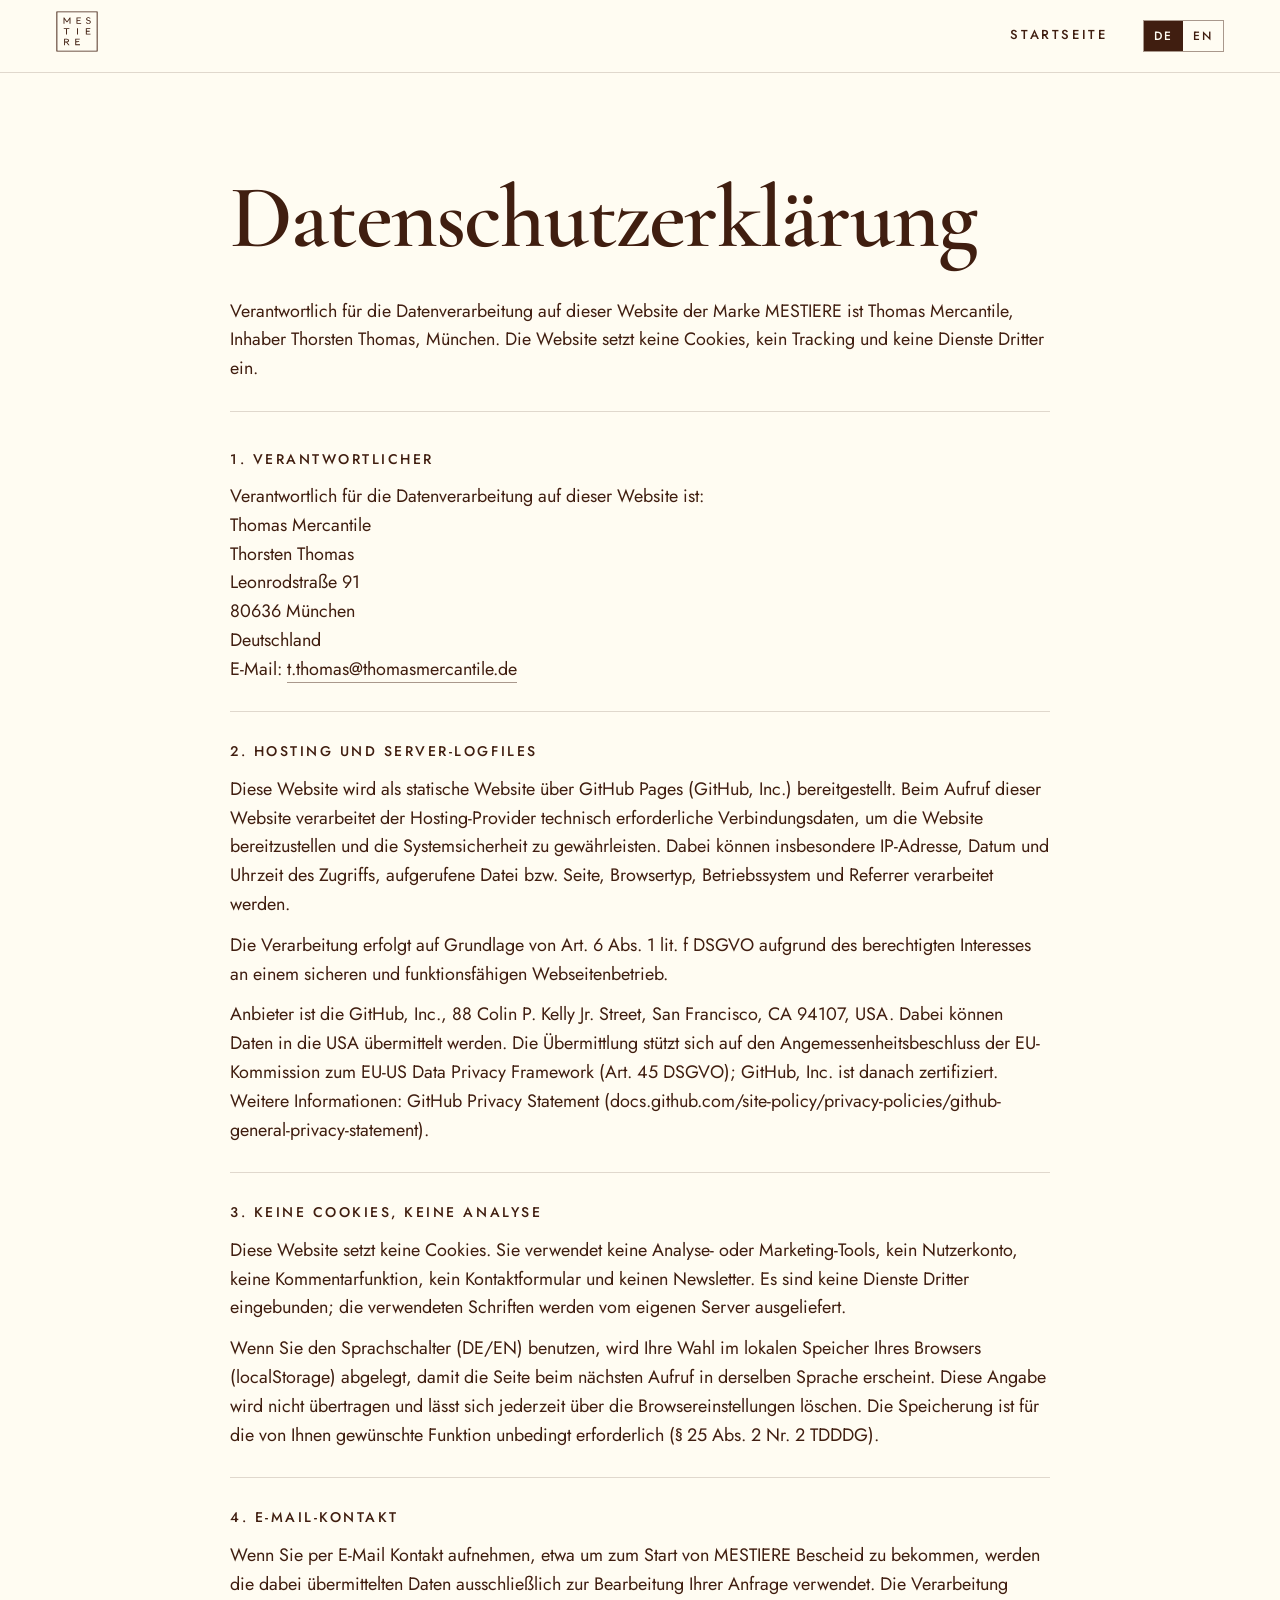
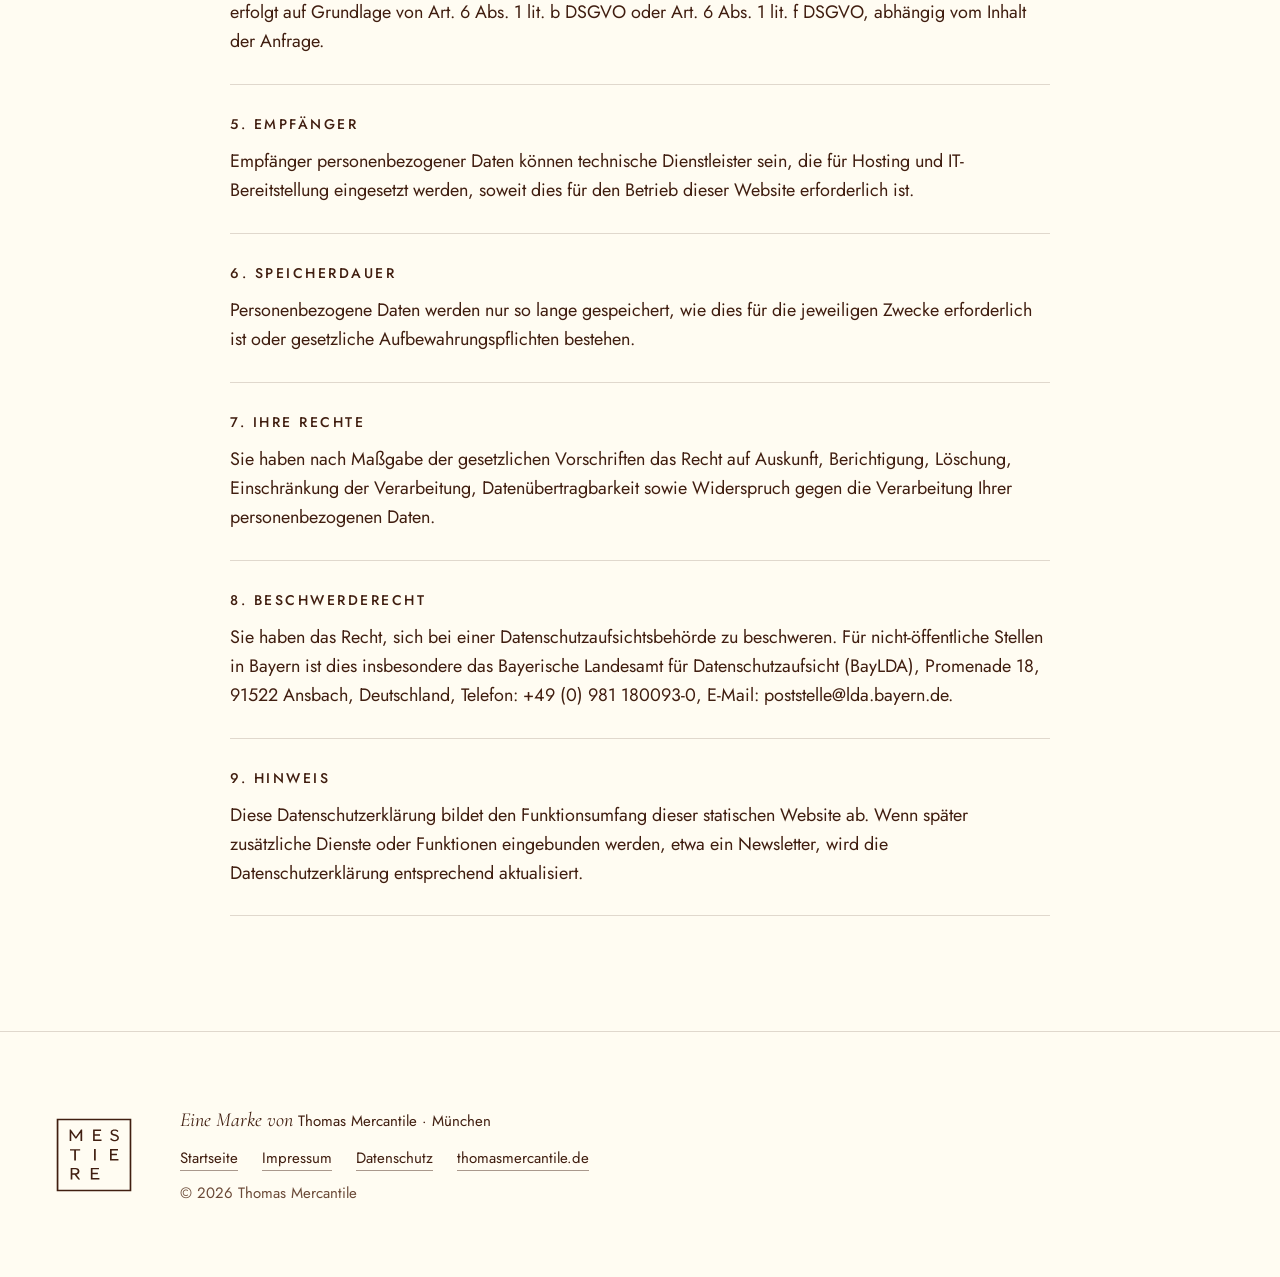
<file: datenschutz.html>
<!doctype html>
<html lang="de" data-title-de="Datenschutz – MESTIERE" data-title-en="Privacy – MESTIERE">
<head>
  <meta charset="utf-8" />
  <meta name="viewport" content="width=device-width, initial-scale=1" />
  <title>Datenschutz – MESTIERE</title>
  <meta name="description" content="Datenschutzerklärung der Website von MESTIERE, einer Marke von Thomas Mercantile: keine Cookies, kein Tracking, Kontakt per E-Mail." />
  <link rel="canonical" href="https://mestiere.de/datenschutz.html" />
  <meta name="theme-color" content="#FFFCF2" />
  <link rel="icon" href="favicon.svg" type="image/svg+xml" />
  <link rel="preload" href="assets/fonts/cormorant-garamond-latin.woff2" as="font" type="font/woff2" crossorigin />
  <link rel="preload" href="assets/fonts/jost-latin.woff2" as="font" type="font/woff2" crossorigin />
  <link rel="stylesheet" href="styles.css" />
</head>
<body>

  <a class="skip" href="#inhalt" data-de="Zum Inhalt" data-en="Skip to content">Zum Inhalt</a>

  <header class="topbar">
    <div class="wrap topbar-inner">
      <a class="topbar-logo" href="index.html" aria-label="MESTIERE – Startseite" data-aria-de="MESTIERE – Startseite" data-aria-en="MESTIERE – Home">
        <img class="logo" src="assets/logo/mestiere-logo-braun.svg" alt="" width="42" height="41" />
      </a>
      <a class="topbar-home" href="index.html" data-de="Startseite" data-en="Home">Startseite</a>
      <div class="langtoggle" role="group" aria-label="Sprache / Language">
        <button type="button" data-lang="de" aria-pressed="true">DE</button>
        <button type="button" data-lang="en" aria-pressed="false">EN</button>
      </div>
    </div>
  </header>

  <main class="legal-shell" id="inhalt">
    <div class="wrap">
      <h1 data-de="Datenschutz­erklärung" data-en="Privacy policy">Datenschutz­erklärung</h1>

      <div data-lang-block="de" lang="de">
        <p class="legal-lead">Verantwortlich für die Datenverarbeitung auf dieser Website der Marke MESTIERE ist Thomas Mercantile, Inhaber Thorsten Thomas, München. Die Website setzt keine Cookies, kein Tracking und keine Dienste Dritter ein.</p>

        <section class="legal-block">
          <h2>1. Verantwortlicher</h2>
          <p>
            Verantwortlich für die Datenverarbeitung auf dieser Website ist:<br />
            Thomas Mercantile<br />
            Thorsten Thomas<br />
            Leonrodstraße 91<br />
            80636 München<br />
            Deutschland<br />
            E-Mail: <a href="mailto:t.thomas@thomasmercantile.de">t.thomas@thomasmercantile.de</a>
          </p>
        </section>

        <section class="legal-block">
          <h2>2. Hosting und Server-Logfiles</h2>
          <p>
            Diese Website wird als statische Website über GitHub Pages (GitHub, Inc.) bereitgestellt. Beim Aufruf dieser Website verarbeitet der Hosting-Provider technisch erforderliche Verbindungsdaten, um die Website bereitzustellen und die Systemsicherheit zu gewährleisten. Dabei können insbesondere IP-Adresse, Datum und Uhrzeit des Zugriffs, aufgerufene Datei bzw. Seite, Browsertyp, Betriebssystem und Referrer verarbeitet werden.
          </p>
          <p>
            Die Verarbeitung erfolgt auf Grundlage von Art. 6 Abs. 1 lit. f DSGVO aufgrund des berechtigten Interesses an einem sicheren und funktionsfähigen Webseitenbetrieb.
          </p>
          <p>
            Anbieter ist die GitHub, Inc., 88 Colin P. Kelly Jr. Street, San Francisco, CA 94107, USA. Dabei können Daten in die USA übermittelt werden. Die Übermittlung stützt sich auf den Angemessenheitsbeschluss der EU-Kommission zum EU-US Data Privacy Framework (Art. 45 DSGVO); GitHub, Inc. ist danach zertifiziert. Weitere Informationen: GitHub Privacy Statement (docs.github.com/site-policy/privacy-policies/github-general-privacy-statement).
          </p>
        </section>

        <section class="legal-block">
          <h2>3. Keine Cookies, keine Analyse</h2>
          <p>
            Diese Website setzt keine Cookies. Sie verwendet keine Analyse- oder Marketing-Tools, kein Nutzerkonto, keine Kommentarfunktion, kein Kontaktformular und keinen Newsletter. Es sind keine Dienste Dritter eingebunden; die verwendeten Schriften werden vom eigenen Server ausgeliefert.
          </p>
          <p>
            Wenn Sie den Sprachschalter (DE/EN) benutzen, wird Ihre Wahl im lokalen Speicher Ihres Browsers (localStorage) abgelegt, damit die Seite beim nächsten Aufruf in derselben Sprache erscheint. Diese Angabe wird nicht übertragen und lässt sich jederzeit über die Browsereinstellungen löschen. Die Speicherung ist für die von Ihnen gewünschte Funktion unbedingt erforderlich (§ 25 Abs. 2 Nr. 2 TDDDG).
          </p>
        </section>

        <section class="legal-block">
          <h2>4. E-Mail-Kontakt</h2>
          <p>
            Wenn Sie per E-Mail Kontakt aufnehmen, etwa um zum Start von MESTIERE Bescheid zu bekommen, werden die dabei übermittelten Daten ausschließlich zur Bearbeitung Ihrer Anfrage verwendet. Die Verarbeitung erfolgt auf Grundlage von Art. 6 Abs. 1 lit. b DSGVO oder Art. 6 Abs. 1 lit. f DSGVO, abhängig vom Inhalt der Anfrage.
          </p>
        </section>

        <section class="legal-block">
          <h2>5. Empfänger</h2>
          <p>
            Empfänger personenbezogener Daten können technische Dienstleister sein, die für Hosting und IT-Bereitstellung eingesetzt werden, soweit dies für den Betrieb dieser Website erforderlich ist.
          </p>
        </section>

        <section class="legal-block">
          <h2>6. Speicherdauer</h2>
          <p>
            Personenbezogene Daten werden nur so lange gespeichert, wie dies für die jeweiligen Zwecke erforderlich ist oder gesetzliche Aufbewahrungspflichten bestehen.
          </p>
        </section>

        <section class="legal-block">
          <h2>7. Ihre Rechte</h2>
          <p>
            Sie haben nach Maßgabe der gesetzlichen Vorschriften das Recht auf Auskunft, Berichtigung, Löschung, Einschränkung der Verarbeitung, Datenübertragbarkeit sowie Widerspruch gegen die Verarbeitung Ihrer personenbezogenen Daten.
          </p>
        </section>

        <section class="legal-block">
          <h2>8. Beschwerderecht</h2>
          <p>
            Sie haben das Recht, sich bei einer Datenschutzaufsichtsbehörde zu beschweren. Für nicht-öffentliche Stellen in Bayern ist dies insbesondere das Bayerische Landesamt für Datenschutzaufsicht (BayLDA), Promenade 18, 91522 Ansbach, Deutschland, Telefon: +49 (0) 981 180093-0, E-Mail: poststelle@lda.bayern.de.
          </p>
        </section>

        <section class="legal-block">
          <h2>9. Hinweis</h2>
          <p>
            Diese Datenschutzerklärung bildet den Funktionsumfang dieser statischen Website ab. Wenn später zusätzliche Dienste oder Funktionen eingebunden werden, etwa ein Newsletter, wird die Datenschutzerklärung entsprechend aktualisiert.
          </p>
        </section>
      </div>

      <div data-lang-block="en" lang="en" hidden>
        <p class="legal-lead">Thomas Mercantile, owned by Thorsten Thomas in Munich, Germany, is responsible for the data processing on this website of its brand MESTIERE. The site uses no cookies, no tracking and no third-party services. This English version is provided for convenience; the German version is legally binding.</p>

        <section class="legal-block">
          <h2>1. Controller</h2>
          <p>
            The controller responsible for data processing on this website is:<br />
            Thomas Mercantile<br />
            Thorsten Thomas<br />
            Leonrodstraße 91<br />
            80636 München (Munich)<br />
            Germany<br />
            Email: <a href="mailto:t.thomas@thomasmercantile.de">t.thomas@thomasmercantile.de</a>
          </p>
        </section>

        <section class="legal-block">
          <h2>2. Hosting and server log files</h2>
          <p>
            This website is provided as a static website via GitHub Pages (GitHub, Inc.). When you visit this website, the hosting provider processes technically necessary connection data in order to deliver the website and to ensure system security. This may include in particular the IP address, date and time of access, the file or page requested, browser type, operating system and referrer.
          </p>
          <p>
            The processing is based on Art. 6(1)(f) GDPR, on the basis of the legitimate interest in operating the website securely and reliably.
          </p>
          <p>
            The provider is GitHub, Inc., 88 Colin P. Kelly Jr. Street, San Francisco, CA 94107, USA. Data may be transferred to the USA. The transfer is based on the European Commission's adequacy decision for the EU-US Data Privacy Framework (Art. 45 GDPR); GitHub, Inc. is certified under it. More information: GitHub Privacy Statement (docs.github.com/site-policy/privacy-policies/github-general-privacy-statement).
          </p>
        </section>

        <section class="legal-block">
          <h2>3. No cookies, no analytics</h2>
          <p>
            This website does not set cookies. It uses no analytics or marketing tools, no user account, no comment function, no contact form and no newsletter. No third-party services are embedded; the fonts used are delivered from our own server.
          </p>
          <p>
            If you use the language switch (DE/EN), your choice is stored in your browser’s local storage (localStorage) so that the page appears in the same language on your next visit. This setting is not transmitted and can be deleted at any time in your browser settings. Storing it is strictly necessary for the function you requested (§ 25(2) no. 2 TDDDG, German Telecommunications Digital Services Data Protection Act).
          </p>
        </section>

        <section class="legal-block">
          <h2>4. Contact by email</h2>
          <p>
            If you contact us by email, for example to be notified when MESTIERE launches, the data you send will be used solely to handle your request. The processing is based on Art. 6(1)(b) GDPR or Art. 6(1)(f) GDPR, depending on the content of the request.
          </p>
        </section>

        <section class="legal-block">
          <h2>5. Recipients</h2>
          <p>
            Recipients of personal data may be technical service providers used for hosting and IT provision, insofar as this is necessary to operate this website.
          </p>
        </section>

        <section class="legal-block">
          <h2>6. Storage period</h2>
          <p>
            Personal data is stored only for as long as is necessary for the respective purposes or as required by statutory retention obligations.
          </p>
        </section>

        <section class="legal-block">
          <h2>7. Your rights</h2>
          <p>
            Subject to the statutory provisions, you have the right of access, rectification, erasure, restriction of processing, data portability and the right to object to the processing of your personal data.
          </p>
        </section>

        <section class="legal-block">
          <h2>8. Right to lodge a complaint</h2>
          <p>
            You have the right to lodge a complaint with a data protection supervisory authority. For non-public bodies in Bavaria, this is in particular the Bavarian Data Protection Authority (Bayerisches Landesamt für Datenschutzaufsicht, BayLDA), Promenade 18, 91522 Ansbach, Germany, phone: +49 (0) 981 180093-0, email: poststelle@lda.bayern.de.
          </p>
        </section>

        <section class="legal-block">
          <h2>9. Note</h2>
          <p>
            This privacy policy reflects the functions of this static website. If additional services or functions are added later, such as a newsletter, this privacy policy will be updated accordingly.
          </p>
        </section>
      </div>
    </div>
  </main>

  <footer class="site-footer">
    <div class="wrap footer-grid">
      <img class="logo-footer" src="assets/logo/mestiere-logo-braun.svg" alt="MESTIERE" width="76" height="74" />
      <div class="footer-text">
        <p class="foot-line"><span class="it" data-de="Eine Marke von" data-en="A brand of">Eine Marke von</span> Thomas Mercantile · <span data-de="München" data-en="Munich">München</span></p>
        <nav class="footnav" aria-label="Rechtliches" data-aria-de="Rechtliches" data-aria-en="Legal">
          <a href="index.html" data-de="Startseite" data-en="Home">Startseite</a>
          <a href="impressum.html" data-de="Impressum" data-en="Legal notice">Impressum</a>
          <a href="datenschutz.html" data-de="Datenschutz" data-en="Privacy">Datenschutz</a>
          <a href="https://thomasmercantile.de">thomasmercantile.de</a>
        </nav>
        <p class="copyline">© <span id="year">2026</span> Thomas Mercantile</p>
      </div>
    </div>
  </footer>

  <script src="script.js" defer></script>
</body>
</html>
</file>
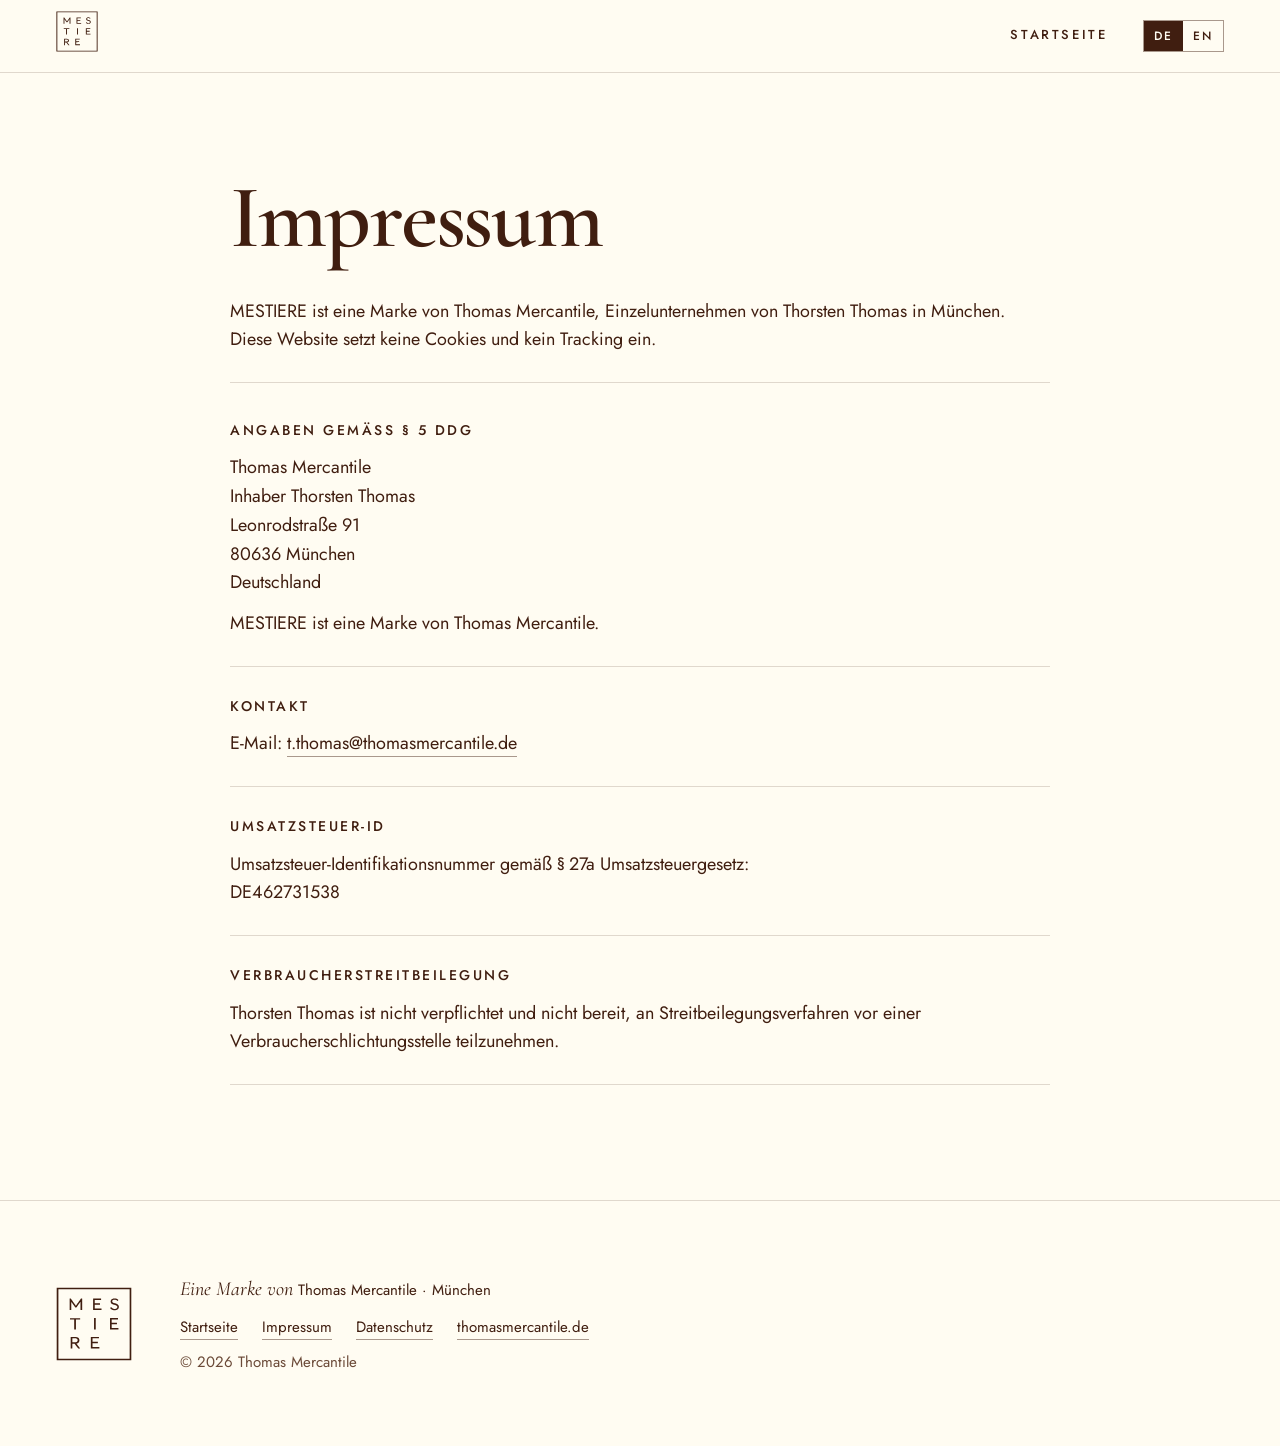
<file: impressum.html>
<!doctype html>
<html lang="de" data-title-de="Impressum – MESTIERE" data-title-en="Legal notice – MESTIERE">
<head>
  <meta charset="utf-8" />
  <meta name="viewport" content="width=device-width, initial-scale=1" />
  <title>Impressum – MESTIERE</title>
  <meta name="description" content="Impressum von MESTIERE, einer Marke von Thomas Mercantile, Thorsten Thomas, München." />
  <link rel="canonical" href="https://mestiere.de/impressum.html" />
  <meta name="theme-color" content="#FFFCF2" />
  <link rel="icon" href="favicon.svg" type="image/svg+xml" />
  <link rel="preload" href="assets/fonts/cormorant-garamond-latin.woff2" as="font" type="font/woff2" crossorigin />
  <link rel="preload" href="assets/fonts/jost-latin.woff2" as="font" type="font/woff2" crossorigin />
  <link rel="stylesheet" href="styles.css" />
</head>
<body>

  <a class="skip" href="#inhalt" data-de="Zum Inhalt" data-en="Skip to content">Zum Inhalt</a>

  <header class="topbar">
    <div class="wrap topbar-inner">
      <a class="topbar-logo" href="index.html" aria-label="MESTIERE – Startseite" data-aria-de="MESTIERE – Startseite" data-aria-en="MESTIERE – Home">
        <img class="logo" src="assets/logo/mestiere-logo-braun.svg" alt="" width="42" height="41" />
      </a>
      <a class="topbar-home" href="index.html" data-de="Startseite" data-en="Home">Startseite</a>
      <div class="langtoggle" role="group" aria-label="Sprache / Language">
        <button type="button" data-lang="de" aria-pressed="true">DE</button>
        <button type="button" data-lang="en" aria-pressed="false">EN</button>
      </div>
    </div>
  </header>

  <main class="legal-shell" id="inhalt">
    <div class="wrap">
      <h1 data-de="Impressum" data-en="Legal notice">Impressum</h1>

      <div data-lang-block="de" lang="de">
        <p class="legal-lead">MESTIERE ist eine Marke von Thomas Mercantile, Einzelunternehmen von Thorsten Thomas in München. Diese Website setzt keine Cookies und kein Tracking ein.</p>

        <section class="legal-block">
          <h2>Angaben gemäß § 5 DDG</h2>
          <p>
            Thomas Mercantile<br />
            Inhaber Thorsten Thomas<br />
            Leonrodstraße 91<br />
            80636 München<br />
            Deutschland
          </p>
          <p>
            MESTIERE ist eine Marke von Thomas Mercantile.
          </p>
        </section>

        <section class="legal-block">
          <h2>Kontakt</h2>
          <p>
            E-Mail: <a href="mailto:t.thomas@thomasmercantile.de">t.thomas@thomasmercantile.de</a>
          </p>
        </section>

        <section class="legal-block">
          <h2>Umsatzsteuer-ID</h2>
          <p>
            Umsatzsteuer-Identifikationsnummer gemäß § 27a Umsatzsteuergesetz:<br />
            DE462731538
          </p>
        </section>

        <section class="legal-block">
          <h2>Verbraucherstreitbeilegung</h2>
          <p>
            Thorsten Thomas ist nicht verpflichtet und nicht bereit, an Streitbeilegungsverfahren vor einer Verbraucherschlichtungsstelle teilzunehmen.
          </p>
        </section>
      </div>

      <div data-lang-block="en" lang="en" hidden>
        <p class="legal-lead">MESTIERE is a brand of Thomas Mercantile, a sole proprietorship owned by Thorsten Thomas in Munich, Germany. This website uses no cookies and no tracking. This English version is provided for convenience; the German version is legally binding.</p>

        <section class="legal-block">
          <h2>Information pursuant to § 5 DDG (German Digital Services Act)</h2>
          <p>
            Thomas Mercantile<br />
            Owner: Thorsten Thomas<br />
            Leonrodstraße 91<br />
            80636 München (Munich)<br />
            Germany
          </p>
          <p>
            MESTIERE is a brand of Thomas Mercantile.
          </p>
        </section>

        <section class="legal-block">
          <h2>Contact</h2>
          <p>
            Email: <a href="mailto:t.thomas@thomasmercantile.de">t.thomas@thomasmercantile.de</a>
          </p>
        </section>

        <section class="legal-block">
          <h2>VAT ID</h2>
          <p>
            VAT identification number pursuant to § 27a of the German VAT Act (UStG):<br />
            DE462731538
          </p>
        </section>

        <section class="legal-block">
          <h2>Consumer dispute resolution</h2>
          <p>
            Thorsten Thomas is neither obliged nor willing to take part in dispute resolution proceedings before a consumer arbitration board.
          </p>
        </section>
      </div>
    </div>
  </main>

  <footer class="site-footer">
    <div class="wrap footer-grid">
      <img class="logo-footer" src="assets/logo/mestiere-logo-braun.svg" alt="MESTIERE" width="76" height="74" />
      <div class="footer-text">
        <p class="foot-line"><span class="it" data-de="Eine Marke von" data-en="A brand of">Eine Marke von</span> Thomas Mercantile · <span data-de="München" data-en="Munich">München</span></p>
        <nav class="footnav" aria-label="Rechtliches" data-aria-de="Rechtliches" data-aria-en="Legal">
          <a href="index.html" data-de="Startseite" data-en="Home">Startseite</a>
          <a href="impressum.html" data-de="Impressum" data-en="Legal notice">Impressum</a>
          <a href="datenschutz.html" data-de="Datenschutz" data-en="Privacy">Datenschutz</a>
          <a href="https://thomasmercantile.de">thomasmercantile.de</a>
        </nav>
        <p class="copyline">© <span id="year">2026</span> Thomas Mercantile</p>
      </div>
    </div>
  </footer>

  <script src="script.js" defer></script>
</body>
</html>
</file>
<file: styles.css>
/* MESTIERE – Website (aus Entwurf v5, Variante A, deutsch; Stand 19.11.2026)
   Basis v4a (Creme, eine Butter-Fläche, Tinte und Knopf in Logo-Braun #401E10).
   Neu: Logo im Hero ohne Kasten direkt auf Butter, Texte auf Deutsch
   (Italienisch nur noch im Namensblock „mestiere“). */
:root{
  /* Flächen */
  --panna:#FFFCF2;        /* Creme: Grund der ganzen Seite */
  --box:#F9F3E3;          /* Creme etwas tiefer: Fotoplätze, Eingabefeld */
  --burro:#F6E7AE;        /* Butter: genau EINE Akzentfläche (Hero) */
  /* Tinte */
  --ink:#401E10;          /* Logo-Braun: Überschriften, Fließtext, Logo (14,5 : 1 auf Creme) */
  --ink-soft:#6B4A38;     /* Braun weich: Kicker, Nummern, Notizen (7,7 : 1 auf Creme, 6,4 : 1 auf Butter) */
  /* Linien */
  --line:rgba(64,30,16,.16);   /* Haarlinie zwischen Abschnitten */
  --frame:rgba(64,30,16,.45);  /* Haarrahmen um Fotoplätze, Formular, Schalter */
  /* Akzent: Variante A = Braun */
  --btn:#401E10;          /* einzige Knopffarbe */
  --btn-hover:#5A2E1B;
  --btn-ink:#FFFCF2;      /* Knopfschrift (14,5 : 1) */
  --btn-border:#401E10;
  --mark:#401E10;         /* kurze Striche, Unterstreichungen */
  --topline:var(--line);  /* Linie unter Laufband und Kopfzeile */
  --deco:rgba(64,30,16,.45); /* Sternchen im Laufband */
  --tag-bg:transparent;
  --tag-border:var(--frame);

  --serif:'Cormorant Garamond',ui-serif,Georgia,"Times New Roman",serif;
  --sans:'Jost',system-ui,-apple-system,"Segoe UI",Roboto,sans-serif;
  --gutter:clamp(16px,4.5vw,56px);
  --maxw:1280px;
  --ease:cubic-bezier(.16,1,.3,1);
}

/* ---------- Schriften, lokal (SIL OFL 1.1, assets/fonts/OFL.txt) ---------- */
@font-face{
  font-family:'Cormorant Garamond';font-style:normal;font-weight:300 700;font-display:swap;
  src:url('assets/fonts/cormorant-garamond-latin.woff2') format('woff2');
  unicode-range:U+0000-00FF,U+0131,U+0152-0153,U+02BB-02BC,U+02C6,U+02DA,U+02DC,U+0304,U+0308,U+0329,U+2000-206F,U+20AC,U+2122,U+2191,U+2193,U+2212,U+2215,U+FEFF,U+FFFD;
}
@font-face{
  font-family:'Cormorant Garamond';font-style:normal;font-weight:300 700;font-display:swap;
  src:url('assets/fonts/cormorant-garamond-latin-ext.woff2') format('woff2');
  unicode-range:U+0100-02BA,U+02BD-02C5,U+02C7-02CC,U+02CE-02D7,U+02DD-02FF,U+1E00-1E9F,U+2020,U+20A0-20AB,U+20AD-20C0,U+2113,U+2C60-2C7F,U+A720-A7FF;
}
/* Kursive liegt nur als Light (300) vor; Gewichtsbereich verhindert künstliches Fetten */
@font-face{
  font-family:'Cormorant Garamond';font-style:italic;font-weight:300 700;font-display:swap;
  src:url('assets/fonts/cormorant-garamond-italic-latin.woff2') format('woff2');
  unicode-range:U+0000-00FF,U+0131,U+0152-0153,U+02BB-02BC,U+02C6,U+02DA,U+02DC,U+0304,U+0308,U+0329,U+2000-206F,U+20AC,U+2122,U+2191,U+2193,U+2212,U+2215,U+FEFF,U+FFFD;
}
@font-face{
  font-family:'Cormorant Garamond';font-style:italic;font-weight:300 700;font-display:swap;
  src:url('assets/fonts/cormorant-garamond-italic-latin-ext.woff2') format('woff2');
  unicode-range:U+0100-02BA,U+02BD-02C5,U+02C7-02CC,U+02CE-02D7,U+02DD-02FF,U+1E00-1E9F,U+2020,U+20A0-20AB,U+20AD-20C0,U+2113,U+2C60-2C7F,U+A720-A7FF;
}
@font-face{
  font-family:'Jost';font-style:normal;font-weight:300 500;font-display:swap;
  src:url('assets/fonts/jost-latin.woff2') format('woff2');
}

/* ---------- Grundlage ---------- */
*{box-sizing:border-box}
html{-webkit-text-size-adjust:100%;background:var(--panna);scroll-behavior:smooth;scroll-padding-top:80px}
@media (prefers-reduced-motion:reduce){html{scroll-behavior:auto}}
body{
  margin:0;background:var(--panna);color:var(--ink);
  font-family:var(--sans);font-size:18px;line-height:1.6;font-weight:400;
  -webkit-font-smoothing:antialiased;text-rendering:optimizeLegibility;
  overflow-x:clip;
}
h1,h2,h3{margin:0;color:var(--ink);font-weight:600;text-wrap:balance}
p{margin:0}
a{color:inherit}
:focus-visible{outline:2px solid var(--ink);outline-offset:3px}
svg{display:block}
.wrap{width:100%;max-width:calc(var(--maxw) + 2 * var(--gutter));margin:0 auto;padding:0 var(--gutter)}
.visually-hidden{position:absolute!important;width:1px;height:1px;padding:0;margin:-1px;overflow:hidden;clip:rect(0 0 0 0);white-space:nowrap;border:0}
.skip{position:absolute;left:var(--gutter);top:-48px;z-index:30;background:var(--ink);color:var(--panna);padding:8px 14px;font-size:14px;text-decoration:none}
.skip:focus{top:8px}
.logo{color:var(--ink);height:auto}
.it{font-family:var(--serif);font-style:italic;font-weight:300}

/* ---------- Laufband: Creme, Haarlinie, langsam ---------- */
.ticker{background:var(--panna);color:var(--ink);border-bottom:1px solid var(--topline);overflow:hidden;height:36px;display:flex;align-items:center}
.ticker-track{display:flex;flex:none;white-space:nowrap;animation:ticker 72s linear infinite}
.ticker span{
  font-family:var(--sans);font-size:12px;font-weight:500;letter-spacing:.32em;text-transform:uppercase;
  padding:0 22px;
}
.ticker span::after{content:"✳";margin-left:44px;letter-spacing:0;font-size:11px;color:var(--deco)}
@keyframes ticker{from{transform:translateX(0)}to{transform:translateX(-50%)}}
@media (prefers-reduced-motion:reduce){.ticker-track{animation:none}}

/* ---------- Kopfzeile ---------- */
.topbar{position:sticky;top:0;z-index:20;background:var(--panna);border-bottom:1px solid var(--topline)}
.topbar-inner{display:flex;align-items:center;gap:36px;height:72px}
.topbar-logo{display:block;width:42px;flex:none}
.topbar-logo .logo{width:100%}
.mainnav{display:flex;gap:32px;margin-left:auto}
.mainnav a{
  font-size:13px;font-weight:500;letter-spacing:.2em;text-transform:uppercase;color:var(--ink);
  text-decoration:none;padding:6px 0;border-bottom:2px solid transparent;transition:border-color .2s;
}
.mainnav a:hover{border-color:var(--mark)}
.langtoggle{display:flex;border:1px solid var(--frame)}
.langtoggle button{
  background:transparent;border:0;cursor:pointer;padding:6px 10px;
  font-family:var(--sans);font-size:12px;font-weight:500;letter-spacing:.16em;color:var(--ink);
}
.langtoggle button[aria-pressed="true"]{background:var(--btn);color:var(--btn-ink)}
@media (max-width:700px){
  .mainnav{display:none}
  .langtoggle{margin-left:auto}
}

/* ---------- Hero: die eine Butter-Fläche ---------- */
.hero{background:var(--burro);padding:clamp(56px,7vw,104px) 0 clamp(72px,9vw,136px)}
.hero-grid{display:grid;grid-template-columns:minmax(0,7fr) minmax(0,5fr);gap:clamp(40px,6vw,88px);align-items:center}
.kicker{
  font-size:13px;font-weight:500;letter-spacing:.3em;text-transform:uppercase;color:var(--ink-soft);
  margin-bottom:clamp(18px,2.4vw,30px);
}
.display{
  font-family:var(--serif);font-weight:600;color:var(--ink);
  font-size:clamp(3.4rem,8.2vw,8.4rem);line-height:.9;letter-spacing:-.025em;
  margin-bottom:clamp(28px,3.4vw,44px);text-wrap:initial;
}
.d-line{display:block}
.d-accent{font-style:italic;font-weight:300;color:var(--ink);letter-spacing:-.01em}
.hero-lede{max-width:31em;font-size:clamp(17px,1.4vw,20px);color:var(--ink)}
.pill{ /* Hinweis, kein Knopf: nur Haarrahmen, keine Füllung */
  display:inline-flex;flex-wrap:wrap;align-items:baseline;gap:4px 12px;margin-top:32px;
  background:transparent;color:var(--ink);border:1px solid var(--frame);padding:11px 20px;border-radius:999px;
  font-size:14px;letter-spacing:.02em;
}
.pill-it{font-family:var(--serif);font-style:italic;font-weight:300;font-size:22px;line-height:1;color:var(--ink)}

/* Logo direkt auf der Butter-Fläche: kein Kasten, keine Fotonotiz.
   Breite so gewählt, dass die Bildmarke etwa so hoch steht wie die dreizeilige Headline. */
.hero-mark{justify-self:end;width:100%;max-width:clamp(220px,27vw,390px)}
.logo-hero{width:100%;color:var(--ink)}
/* Fotonotiz nur noch in den Programm-Kacheln */
.photo-note{
  font-size:11px;font-weight:500;letter-spacing:.28em;text-transform:uppercase;color:var(--ink-soft);
}
@media (max-width:860px){
  .hero-grid{grid-template-columns:minmax(0,1fr);align-items:start}
  .hero-mark{justify-self:start;max-width:min(62vw,240px);margin-top:8px}
}

/* ---------- Bänder: alle Creme, getrennt durch Haarlinien ---------- */
.band{padding:clamp(72px,10vw,144px) 0;background:var(--panna);border-top:1px solid var(--line)}
.band-haltung,.band-kontakt,.band-panna{color:var(--ink)}

.section-head{display:grid;grid-template-columns:minmax(0,1fr) minmax(0,1fr);gap:24px 48px;align-items:end;margin-bottom:clamp(40px,6vw,72px)}
.section-title{font-family:var(--serif);font-size:clamp(3rem,7vw,6.4rem);line-height:.95;letter-spacing:-.02em;color:var(--ink)}
.section-sub{max-width:28em;justify-self:end}
@media (max-width:760px){.section-head{grid-template-columns:minmax(0,1fr)}.section-sub{justify-self:start}}

/* ---------- Programm ---------- */
.program{display:grid;grid-template-columns:repeat(12,minmax(0,1fr));gap:clamp(28px,3.4vw,48px) clamp(20px,2.6vw,36px)}
.tile{display:flex;flex-direction:column}
.tile-xl{grid-column:span 7}
.tile-md{grid-column:span 5}
/* Fotoplatz: Creme, Haarrahmen, nur „FOTO FOLGT“. Keine Illustrationen. */
.tile-media{
  position:relative;height:clamp(260px,32vw,460px);overflow:hidden;
  background:var(--box);border:1px solid var(--frame);display:grid;place-items:center;
}
.tile-cap{padding-top:20px;display:flex;flex-direction:column;gap:8px}
.tile-no{display:flex;align-items:center;gap:12px;font-size:13px;font-weight:500;letter-spacing:.2em;color:var(--ink-soft)}
.tile-no::before{content:"";width:24px;height:2px;background:var(--mark)}
.tile h3{font-family:var(--serif);font-size:clamp(2.2rem,3.6vw,3.2rem);line-height:1;display:flex;flex-wrap:wrap;align-items:baseline;gap:4px 16px}
.tile h3 .it{font-weight:300;color:var(--ink)}
.tile-de{font-family:var(--sans);font-size:13px;font-weight:500;letter-spacing:.2em;text-transform:uppercase;color:var(--ink)}
.tile-cap > p:not(.tile-no):not(.tag){max-width:30em}
.tag{
  align-self:flex-start;margin-top:6px;
  font-size:12px;font-weight:500;letter-spacing:.2em;text-transform:uppercase;
  color:var(--ink);background:var(--tag-bg);border:1px solid var(--tag-border);border-radius:999px;padding:5px 12px;
}
@media (max-width:860px){.tile-xl,.tile-md{grid-column:1 / -1}}

/* ---------- Haltung ---------- */
.statement{display:grid;grid-template-columns:minmax(0,7fr) minmax(0,5fr);gap:24px 56px;align-items:end;margin-bottom:clamp(48px,7vw,88px)}
.statement-it{font-family:var(--serif);font-style:italic;font-weight:300;color:var(--ink);font-size:clamp(3.6rem,11vw,10.5rem);line-height:.88;letter-spacing:-.02em}
.statement-sub{font-size:clamp(17px,1.5vw,20px);max-width:24em}
.rules{display:grid;grid-template-columns:repeat(3,minmax(0,1fr));border-top:1px solid var(--mark)}
.rule{padding:32px 32px 8px 0}
.rule + .rule{padding-left:32px;border-left:1px solid var(--line)}
.rule-no{font-family:var(--serif);font-style:italic;font-weight:300;font-size:44px;line-height:1;color:var(--ink);margin-bottom:16px}
.rule h3{font-family:var(--sans);font-size:15px;font-weight:500;letter-spacing:.16em;text-transform:uppercase;margin-bottom:12px}
@media (max-width:860px){
  .statement{grid-template-columns:minmax(0,1fr)}
  .rules{grid-template-columns:minmax(0,1fr)}
  .rule,.rule + .rule{padding:28px 0 20px;border-left:0}
  .rule + .rule{border-top:1px solid var(--line)}
}

/* ---------- Der Name ---------- */
.name-band{padding:clamp(72px,9vw,128px) 0}
.name-grid{display:grid;grid-template-columns:minmax(0,7fr) minmax(0,5fr);gap:20px 56px;align-items:center}
.name-word{font-family:var(--serif);font-weight:600;color:var(--ink);font-size:clamp(3.4rem,10vw,9.6rem);line-height:.9;letter-spacing:-.03em}
.name-gram{font-size:13px;font-weight:500;letter-spacing:.2em;text-transform:uppercase;color:var(--ink-soft);margin-bottom:10px}
.name-mean{font-family:var(--serif);font-size:clamp(1.6rem,2.6vw,2.3rem);line-height:1.15;color:var(--ink);font-weight:500}
@media (max-width:760px){.name-grid{grid-template-columns:minmax(0,1fr)}}

/* ---------- Kontakt ---------- */
.contact-grid{display:grid;grid-template-columns:minmax(0,6fr) minmax(0,5fr);gap:40px clamp(40px,7vw,96px);align-items:end}
.contact-title{font-family:var(--serif);font-size:clamp(4rem,11vw,10rem);line-height:.85;color:var(--ink);letter-spacing:-.02em;margin-bottom:28px}
.contact-title .it{font-weight:300}
.contact-sub{max-width:26em;color:var(--ink)}
.mail-line{margin-top:16px;font-size:clamp(17px,1.6vw,21px);font-weight:500;overflow-wrap:anywhere}
.mail-line a{color:var(--ink);text-decoration:none;border-bottom:2px solid var(--mark);padding-bottom:2px}
.mail-line a:hover{border-color:var(--ink)}
/* Mail-Hinweis statt Newsletter: Creme mit Haarrahmen, gleiche Gestaltung wie zuvor das Formular */
.notify{background:var(--panna);color:var(--ink);border:1px solid var(--frame);padding:clamp(22px,3vw,32px)}
.notify-title{font-family:var(--serif);font-style:italic;font-weight:300;font-size:30px;line-height:1;color:var(--ink);margin-bottom:14px}
.notify-text{font-size:16px;line-height:1.55;color:var(--ink);margin-bottom:20px}
.notify-btn{
  display:inline-flex;align-items:center;height:50px;padding:0 26px;
  background:var(--btn);color:var(--btn-ink);border:1px solid var(--btn-border);border-radius:999px;text-decoration:none;
  font-family:var(--sans);font-size:12px;font-weight:500;letter-spacing:.2em;text-transform:uppercase;
  transition:background-color .2s;
}
.notify-btn:hover{background:var(--btn-hover)}
@media (max-width:860px){.contact-grid{grid-template-columns:minmax(0,1fr);align-items:start}}

/* ---------- Footer: Creme, Haarlinie oben, Logo in Braun ---------- */
.site-footer{background:var(--panna);color:var(--ink);border-top:1px solid var(--line);padding:clamp(48px,6vw,72px) 0;font-size:15px}
.footer-grid{display:flex;align-items:center;gap:clamp(24px,4vw,48px)}
.logo-footer{width:76px;color:var(--ink);flex:none}
.footer-text{display:flex;flex-direction:column;gap:10px}
.foot-line .it{font-size:20px;color:var(--ink)}
.footnav{display:flex;flex-wrap:wrap;gap:6px 24px}
.footnav a{color:var(--ink);text-decoration:none;border-bottom:1px solid var(--frame)}
.footnav a:hover{border-color:var(--mark)}
.copyline{color:var(--ink-soft)}
@media (max-width:520px){.footer-grid{flex-direction:column;align-items:flex-start}}

/* ---------- Einblenden ---------- */
.js [data-reveal]{opacity:0;transform:translateY(16px);transition:opacity .9s var(--ease),transform .9s var(--ease)}
.js [data-reveal].in{opacity:1;transform:none}
@media (prefers-reduced-motion:reduce){.js [data-reveal]{opacity:1;transform:none;transition:none}}

/* ---------- Rechtsseiten (Impressum, Datenschutz) ---------- */
.legal-shell{padding:clamp(56px,8vw,112px) 0 clamp(72px,9vw,128px);border-top:0}
.legal-shell .wrap{max-width:calc(820px + 2 * var(--gutter))}
.legal-shell h1{font-family:var(--serif);font-weight:600;font-size:clamp(2.6rem,7vw,5.6rem);hyphens:manual;overflow-wrap:break-word;line-height:.95;letter-spacing:-.02em;margin-bottom:clamp(24px,3vw,36px)}
.legal-lead{font-size:clamp(17px,1.4vw,19px);color:var(--ink);padding-bottom:28px;margin-bottom:8px;border-bottom:1px solid var(--line)}
.legal-block{padding:28px 0;border-bottom:1px solid var(--line)}
.legal-block h2{font-family:var(--sans);font-size:14px;font-weight:500;letter-spacing:.18em;text-transform:uppercase;color:var(--ink);margin-bottom:12px}
.legal-block p + p{margin-top:12px}
.legal-block a,.legal-lead a{color:var(--ink);text-decoration:none;border-bottom:1px solid var(--frame);overflow-wrap:anywhere}
.legal-block a:hover,.legal-lead a:hover{border-color:var(--mark)}
.legal-stand{margin-top:28px;font-size:14px;color:var(--ink-soft)}
.topbar-home{margin-left:auto;font-size:13px;font-weight:500;letter-spacing:.2em;text-transform:uppercase;color:var(--ink);text-decoration:none;padding:6px 0;border-bottom:2px solid transparent;transition:border-color .2s}
.topbar-home:hover{border-color:var(--mark)}
.topbar-home + .langtoggle{margin-left:0}
@media (max-width:700px){.topbar-inner{gap:20px}}
</file>
